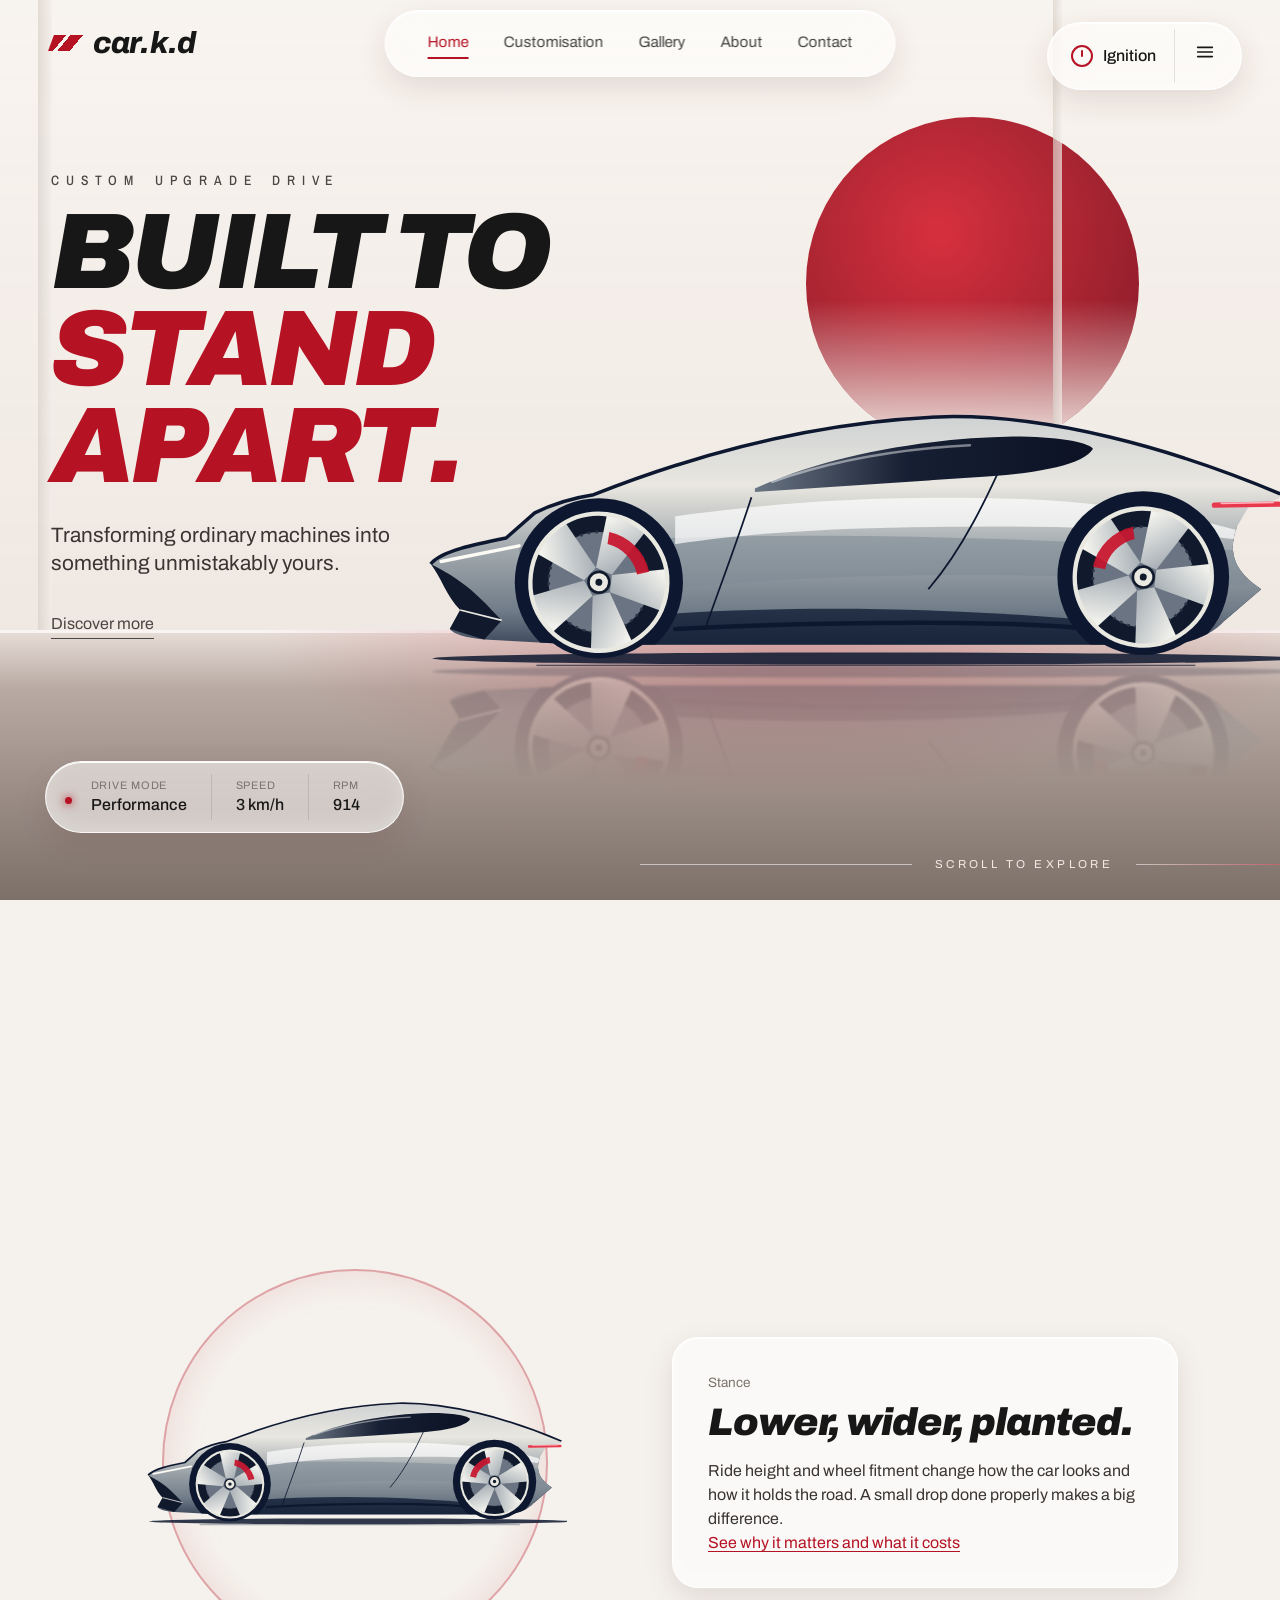
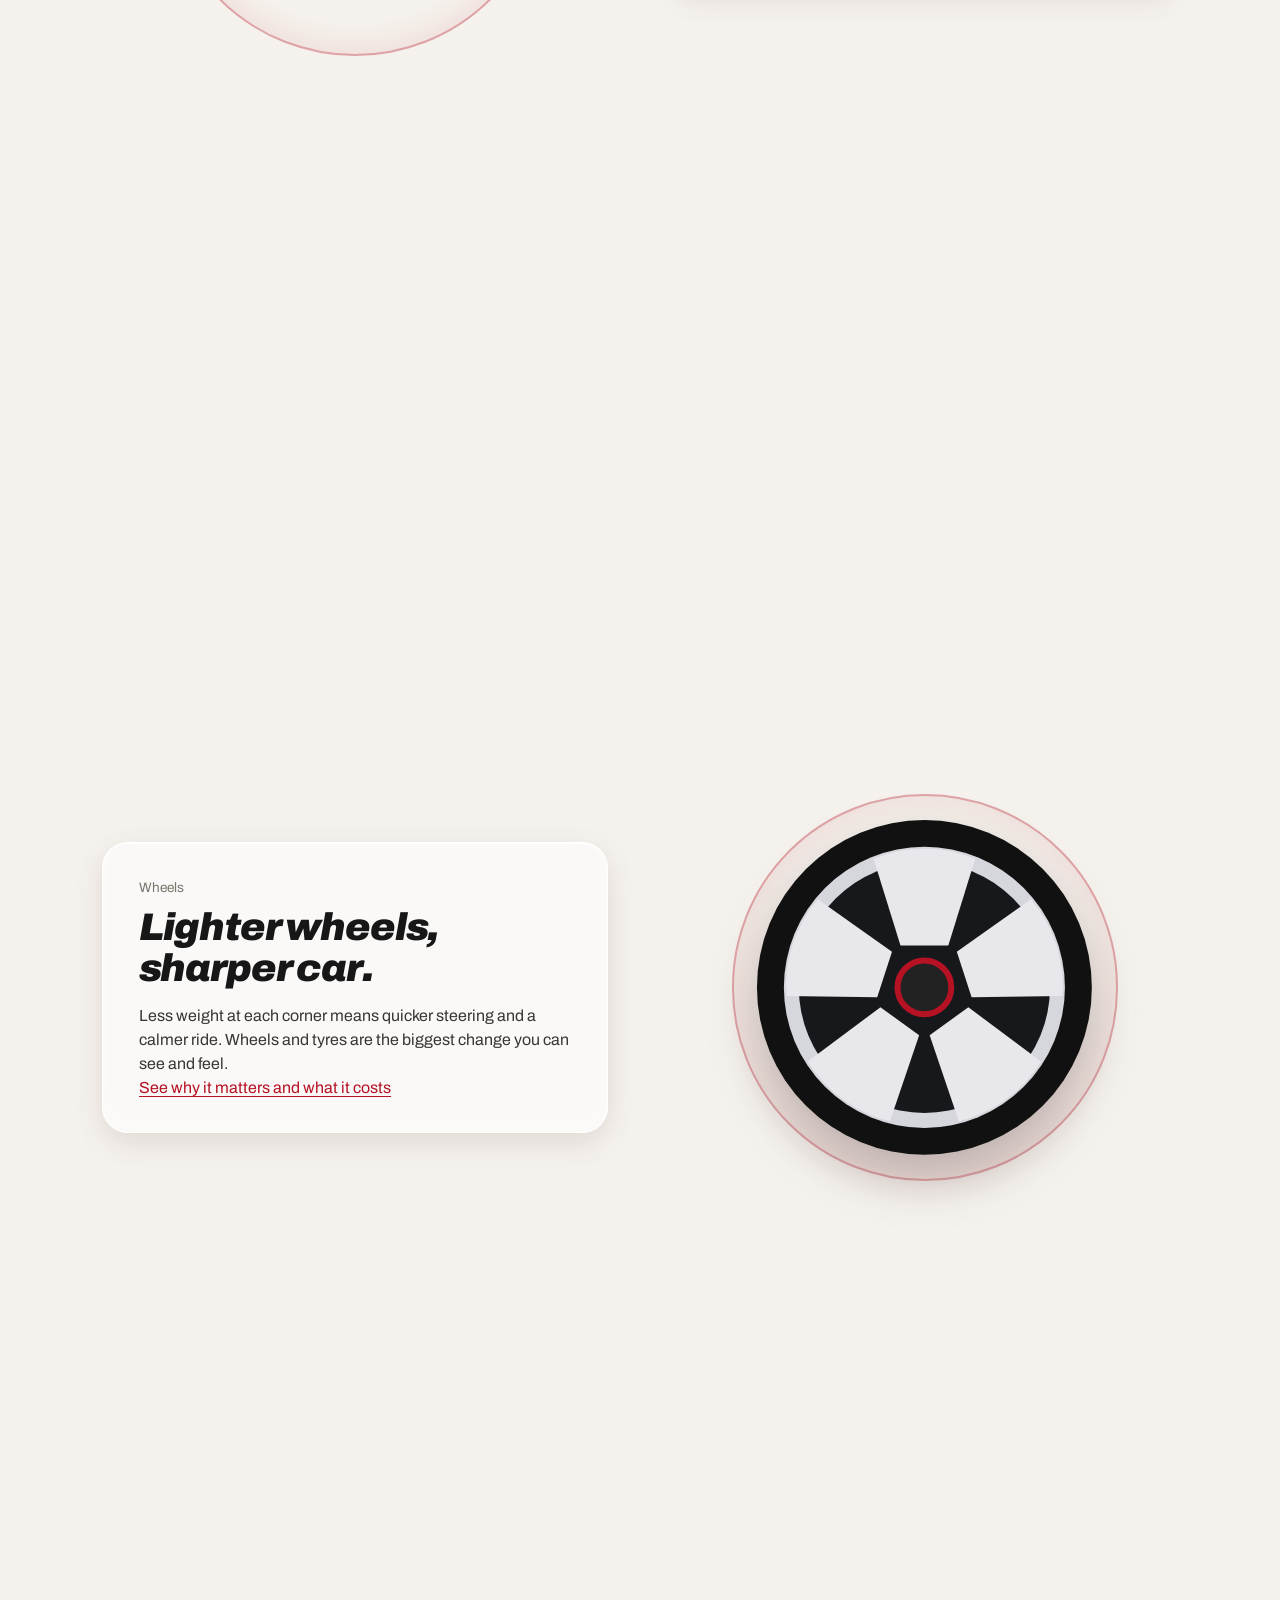
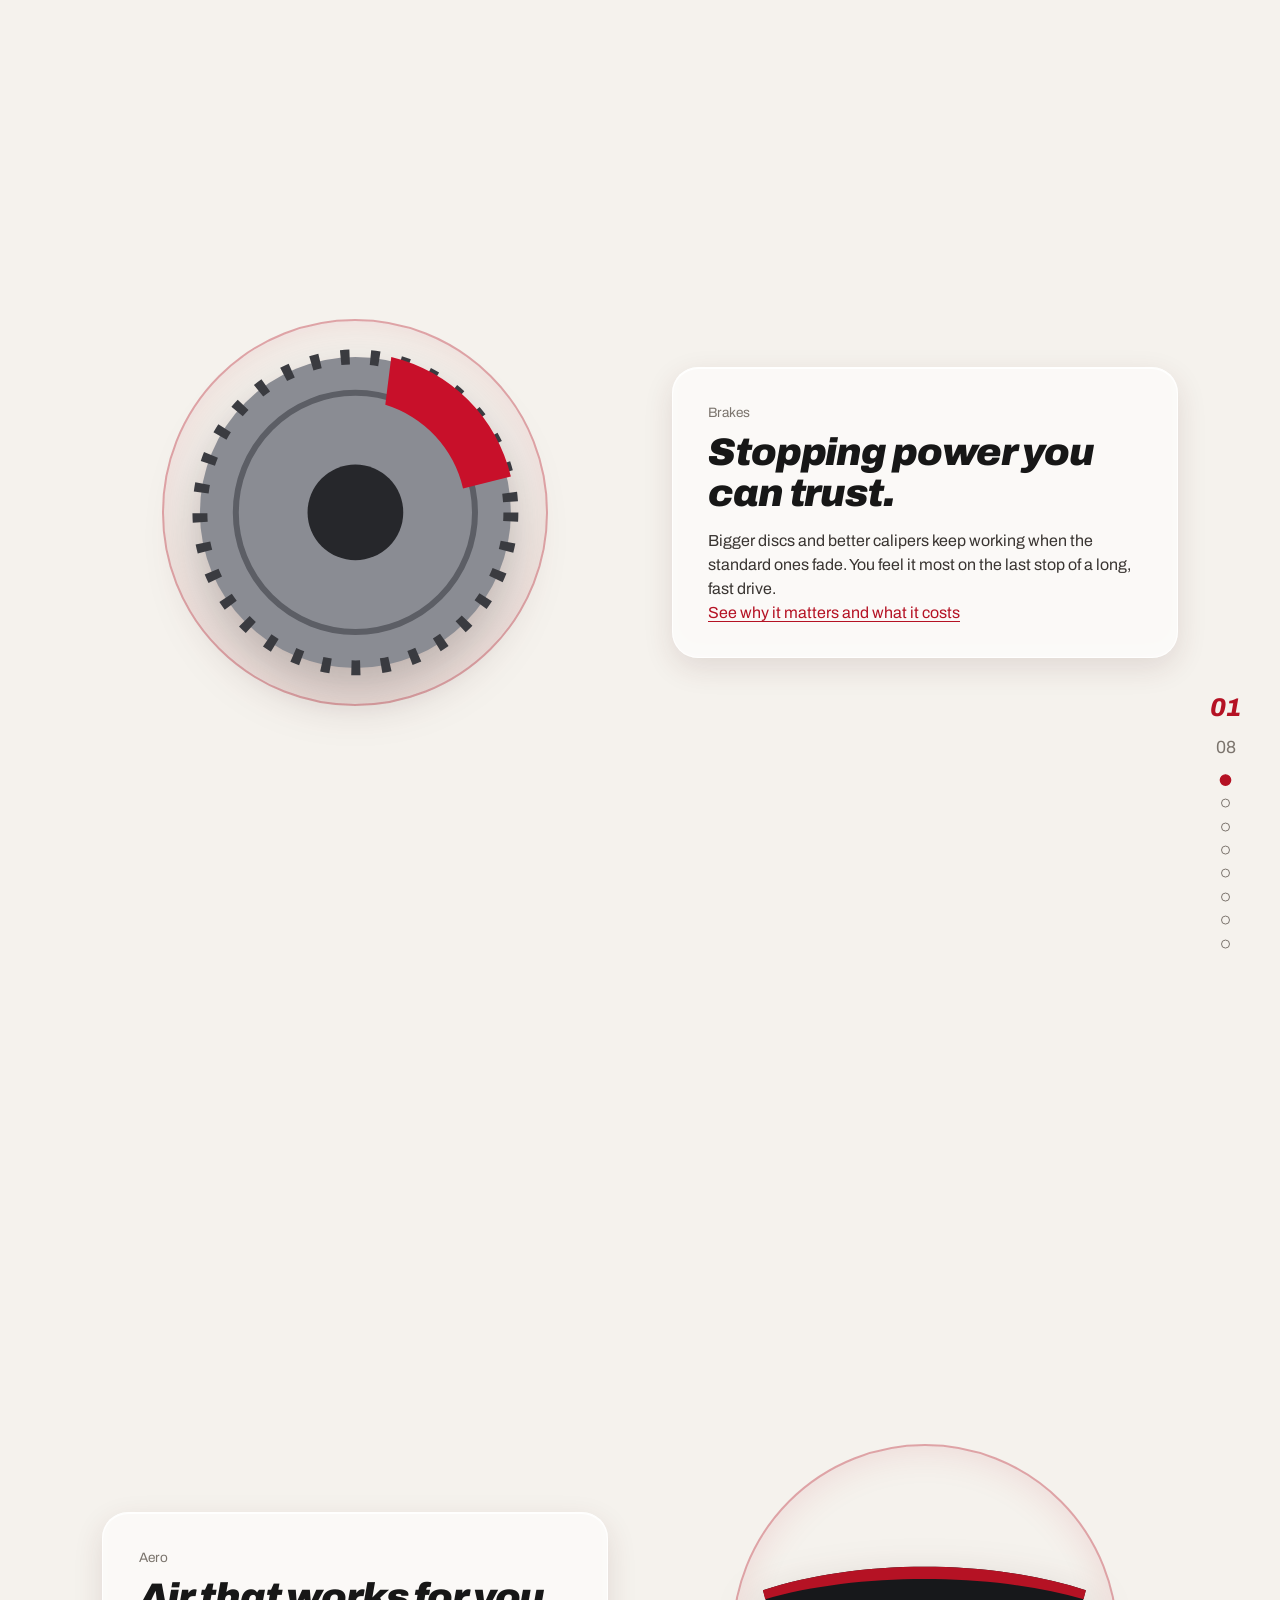
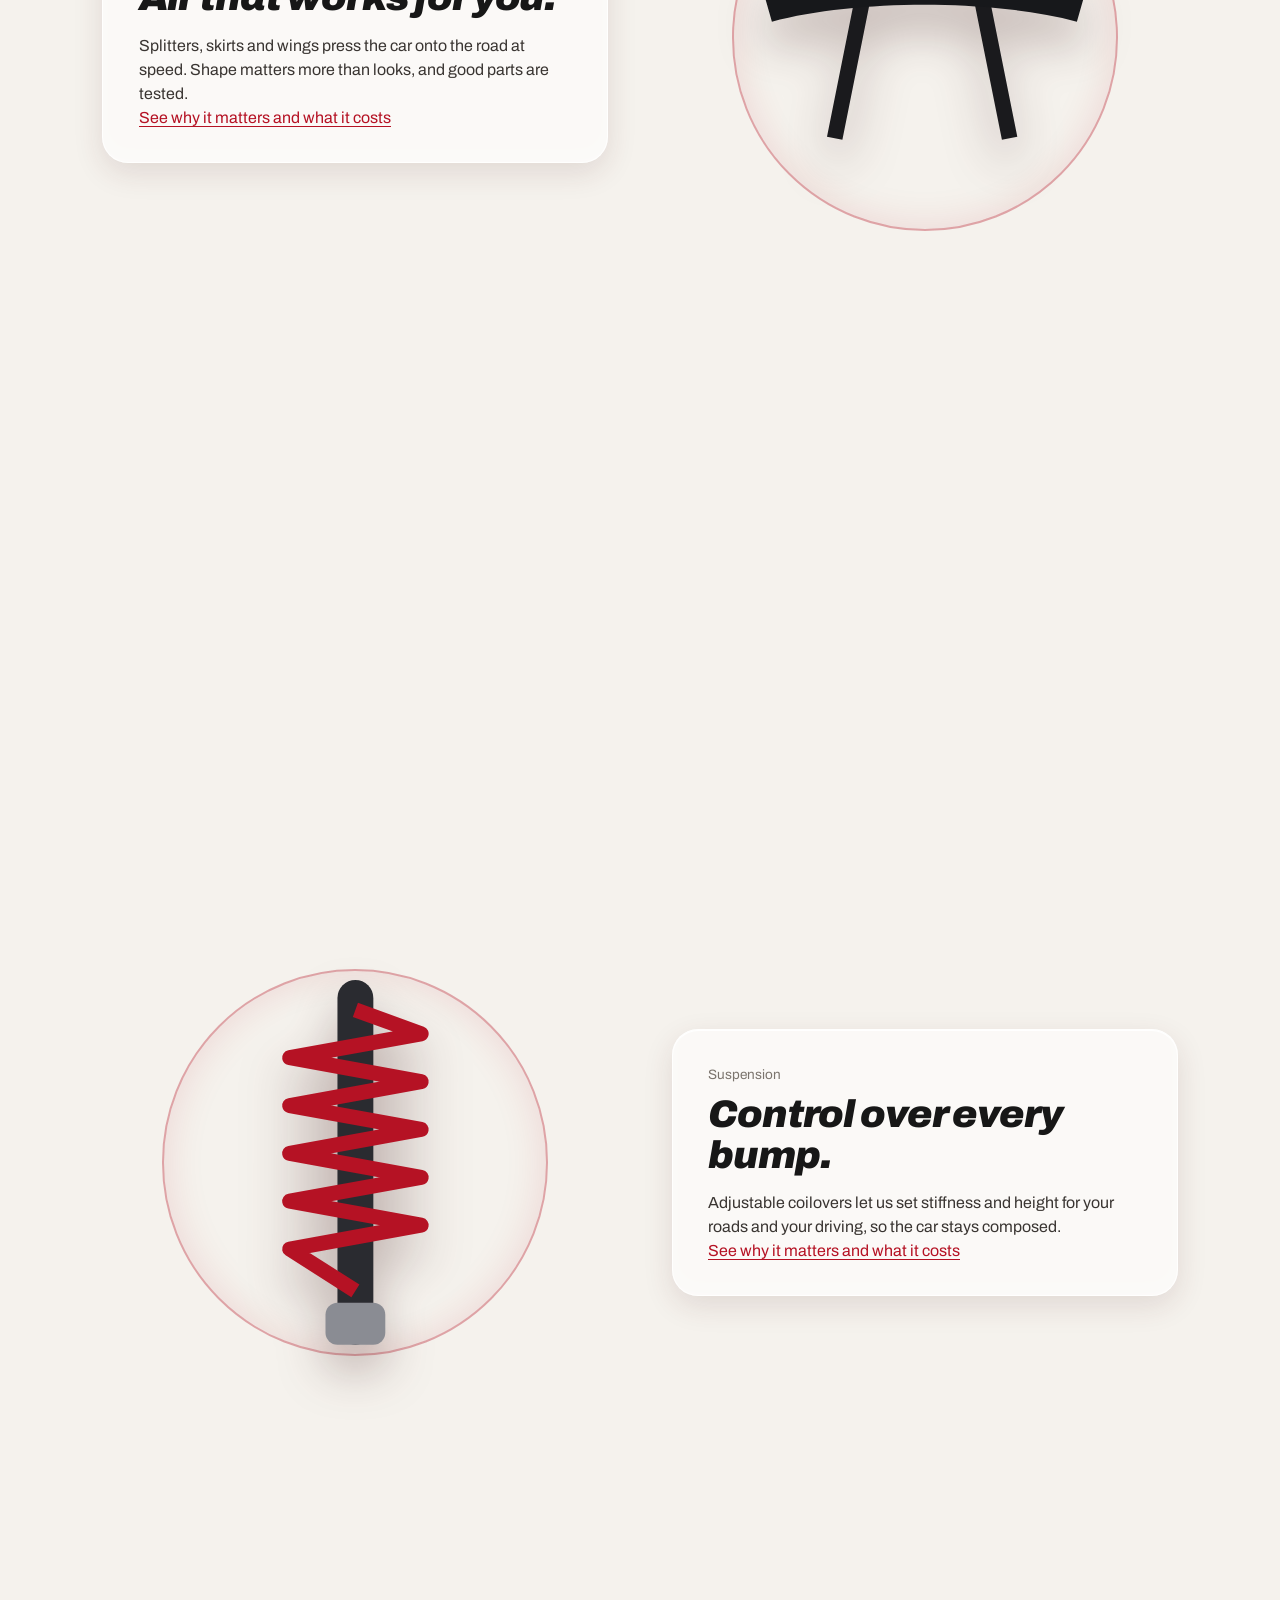
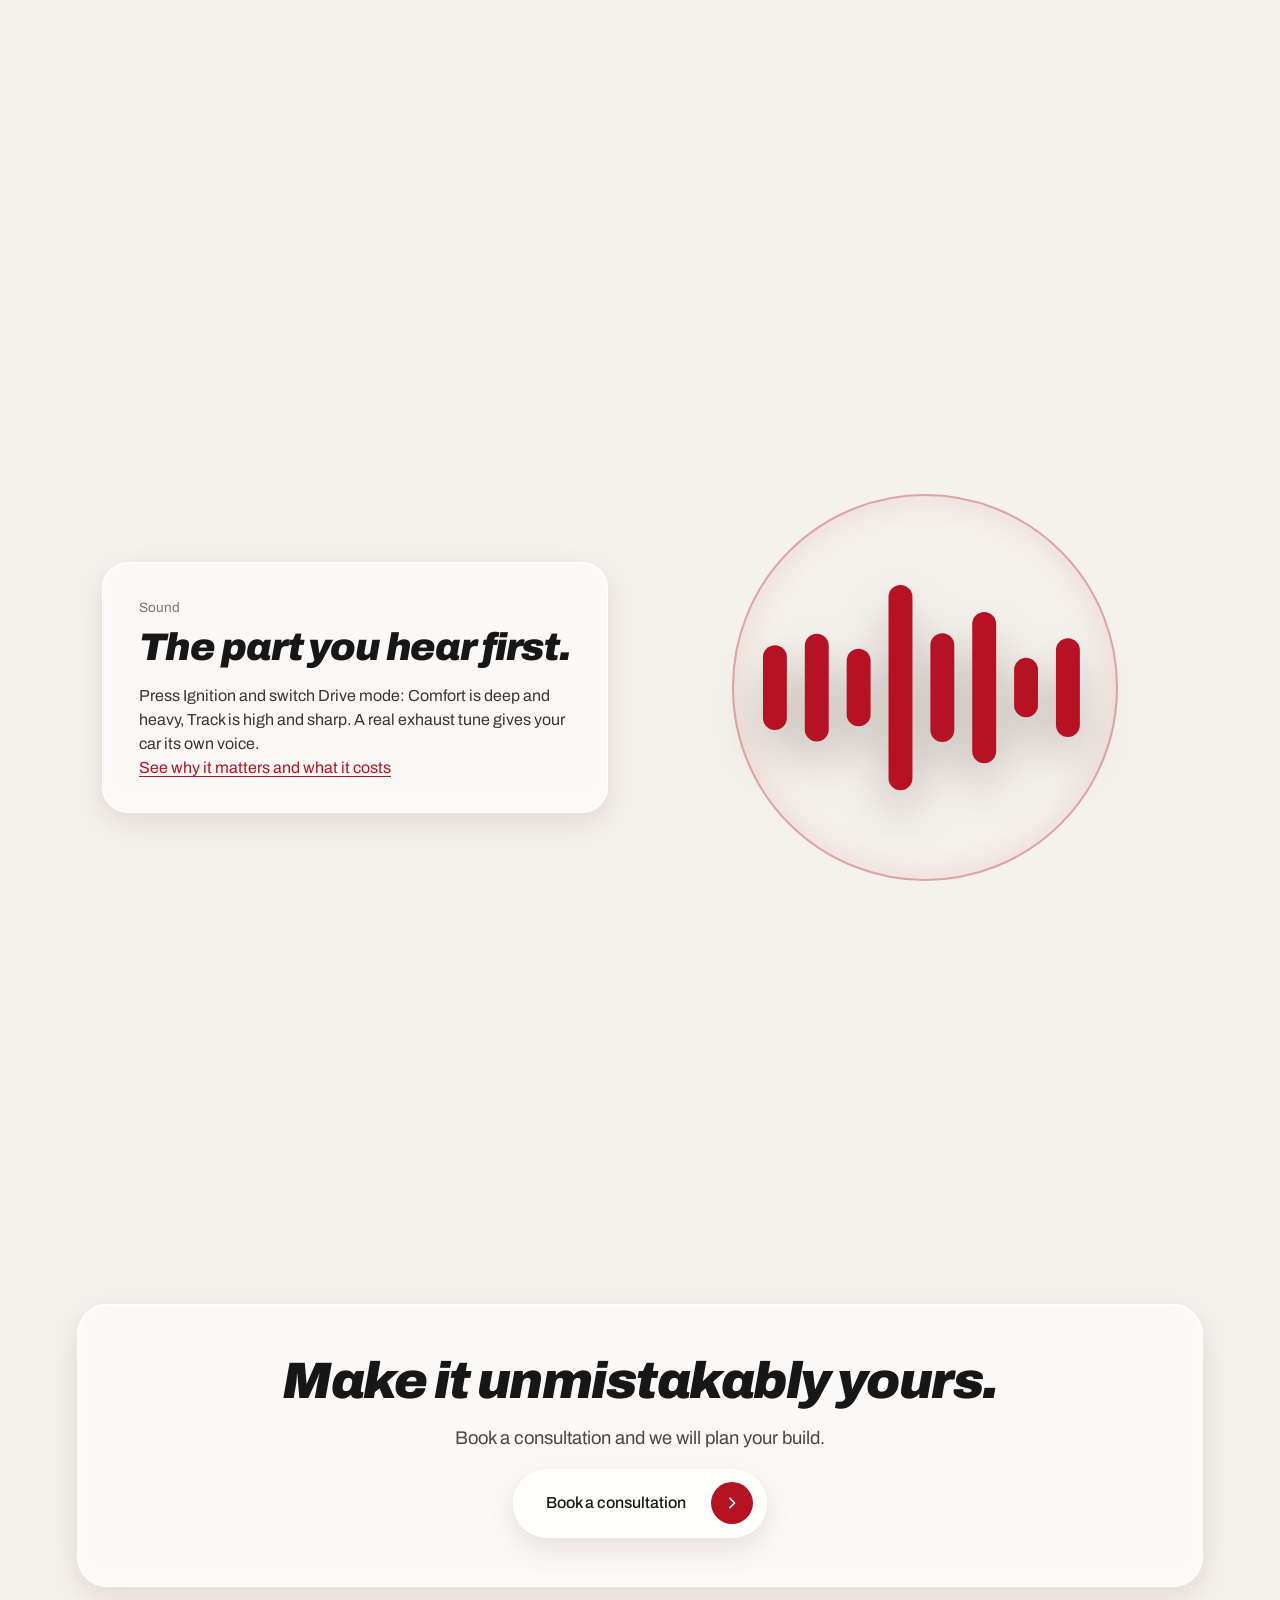
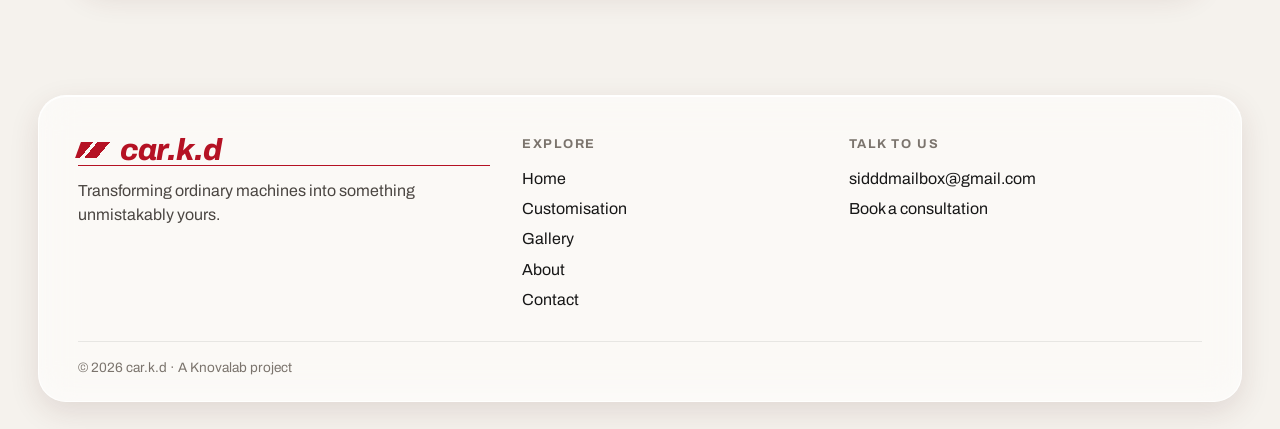
<file: car-knovalab-demo/index.html>
<!DOCTYPE html>
<html lang="en"><head><meta charset="utf-8"><meta name="viewport" content="width=device-width,initial-scale=1,viewport-fit=cover">
<title>car.k.d — Built to stand apart</title><meta name="description" content="Premium car customisation studio. Transforming ordinary machines into something unmistakably yours."><meta name="theme-color" content="#F5F2ED">
<link rel="icon" href="assets/favicon.svg" type="image/svg+xml">
<meta property="og:type" content="website"><meta property="og:title" content="car.k.d — Built to stand apart"><meta property="og:description" content="Premium car customisation studio. Transforming ordinary machines into something unmistakably yours."><meta property="og:image" content="assets/hero-reference.png">
<link rel="preconnect" href="https://fonts.googleapis.com"><link rel="preconnect" href="https://fonts.gstatic.com" crossorigin>
<link href="https://fonts.googleapis.com/css2?family=Archivo:ital,wght@0,400;0,500;1,800;1,900&family=Archivo+Narrow:wght@500&display=swap" rel="stylesheet">
<link rel="stylesheet" href="assets/style.css"><noscript><style>.r,.rv{opacity:1!important;transform:none!important}#loader{display:none}</style></noscript></head>
<body><div id="loader" aria-hidden="true"><div class="brand big"><i></i>car.k.d</div><div class="bar"><span></span></div></div>
<header class="top"><a class="brand" href="index.html"><i></i>car.k.d</a><nav class="glass nav" aria-label="Main"><a href="index.html" class=on>Home</a><a href="customisation.html">Customisation</a><a href="gallery.html">Gallery</a><a href="about.html">About</a><a href="contact.html">Contact</a></nav></header>
<aside class="glass dock" aria-label="Studio controls"><button id="ignite" class="ign" aria-pressed="false" aria-label="Start the engine"><i></i><span id="ignLabel">Ignition</span></button><button id="menuBtn" class="menu" aria-expanded="false" aria-controls="menu" aria-label="Open menu"><svg viewBox="0 0 24 24" width="22" height="22"><path d="M4 7h16M4 12h16M4 17h16" stroke="currentColor" stroke-width="1.8" stroke-linecap="round"/></svg></button></aside>
<div id="menu" class="glass menu-panel" hidden><a href="index.html">Home</a><a href="customisation.html">Customisation</a><a href="gallery.html">Gallery</a><a href="about.html">About</a><a href="contact.html">Contact</a></div>
<main class="page"><div class="rail" aria-hidden="true"><b id="secNum">01</b><span id="secTot"></span></div>
<section id="home" class="hero" data-sec="0"><div class="sun"></div><div class="pillar p1"></div><div class="pillar p2"></div><div class="floor"></div>
<div class="copy"><p class="eyebrow r">Custom&ensp;Upgrade&ensp;Drive</p><h1><span class="r">BUILT TO</span><span class="red r">STAND APART.</span></h1><p class="sub r">Transforming ordinary machines into something unmistakably yours.</p>
<div class="cta r"><a class="link" href="about.html">Discover more</a></div></div>
<div class="stage"><div class="car-wrap" id="carWrap"><div id="car"><img src="assets/car.svg" alt="Silver fastback coupe" width="900" height="300"></div><div id="car-reflection" aria-hidden="true"></div></div></div>
<div class="glass hud r"><button id="mode" class="cell"><b class="live"></b><small>Drive mode</small><strong id="modeName">Performance</strong></button><div class="cell"><small>Speed</small><strong><span id="speed">0</span> km/h</strong></div><div class="cell"><small>RPM</small><strong id="rpm">800</strong></div></div>
<a class="scroll r" href="#parts"><span>Scroll to explore</span></a></section>
<article class="chap" data-sec="1"><div class="part-art flt rv"><div class="halo"></div><img src="assets/car.svg" alt="Silver coupe" loading="lazy"></div><div class="glass pcard rv"><span class="idx">Stance</span><h2>Lower, wider, planted.</h2><p>Ride height and wheel fitment change how the car looks and how it holds the road. A small drop done properly makes a big difference.</p><p><a class="ul" href="customisation.html#suspension">See why it matters and what it costs</a></p></div></article><article class="chap flip" data-sec="2"><div class="part-art rot rv"><div class="halo"></div><svg viewBox="-60 -60 120 120"><g class="rot"><circle r="56" fill="#111"/><circle r="47" fill="#d6d7dc"/><circle r="42" fill="#17181b"/><path transform="rotate(0)" d="M-8 -14L-17 -43A45 45 0 0 1 17 -43L8 -14Z" fill="#e8e8ec"/><path transform="rotate(72)" d="M-8 -14L-17 -43A45 45 0 0 1 17 -43L8 -14Z" fill="#e8e8ec"/><path transform="rotate(144)" d="M-8 -14L-17 -43A45 45 0 0 1 17 -43L8 -14Z" fill="#e8e8ec"/><path transform="rotate(216)" d="M-8 -14L-17 -43A45 45 0 0 1 17 -43L8 -14Z" fill="#e8e8ec"/><path transform="rotate(288)" d="M-8 -14L-17 -43A45 45 0 0 1 17 -43L8 -14Z" fill="#e8e8ec"/><circle r="9" fill="#222" stroke="#B51224" stroke-width="2"/></g></svg></div><div class="glass pcard rv"><span class="idx">Wheels</span><h2>Lighter wheels, sharper car.</h2><p>Less weight at each corner means quicker steering and a calmer ride. Wheels and tyres are the biggest change you can see and feel.</p><p><a class="ul" href="customisation.html#wheels">See why it matters and what it costs</a></p></div></article><article class="chap" data-sec="3"><div class="part-art rot rv"><div class="halo"></div><svg viewBox="-60 -60 120 120"><g class="rot"><circle r="52" fill="#8a8c93"/><circle r="52" fill="none" stroke="#3a3b40" stroke-width="5" stroke-dasharray="3 7"/><circle r="40" fill="none" stroke="#5c5e65" stroke-width="2"/><circle r="16" fill="#26272b"/></g><path d="M12 -52A54 54 0 0 1 52 -12L36 -8A38 38 0 0 0 10 -36Z" fill="#c8102a"/></svg></div><div class="glass pcard rv"><span class="idx">Brakes</span><h2>Stopping power you can trust.</h2><p>Bigger discs and better calipers keep working when the standard ones fade. You feel it most on the last stop of a long, fast drive.</p><p><a class="ul" href="customisation.html#brakes">See why it matters and what it costs</a></p></div></article><article class="chap flip" data-sec="4"><div class="part-art flt rv"><div class="halo"></div><svg viewBox="0 0 160 110"><path d="M40 100L52 40M118 100L106 40" stroke="#1a1a1d" stroke-width="7"/><path d="M8 34C50 20 110 20 152 34L148 48C110 38 50 38 12 48Z" fill="#17181b"/><path d="M8 34C50 20 110 20 152 34L151 38C110 26 50 26 9 38Z" fill="#B51224"/></svg></div><div class="glass pcard rv"><span class="idx">Aero</span><h2>Air that works for you.</h2><p>Splitters, skirts and wings press the car onto the road at speed. Shape matters more than looks, and good parts are tested.</p><p><a class="ul" href="customisation.html#aero">See why it matters and what it costs</a></p></div></article><article class="chap" data-sec="5"><div class="part-art flt rv"><div class="halo"></div><svg viewBox="0 0 120 130"><rect x="54" y="4" width="12" height="122" rx="6" fill="#2a2b30"/><path d="M60 14L82 22L38 30L82 38L38 46L82 54L38 62L82 70L38 78L82 86L38 94L60 108" fill="none" stroke="#B51224" stroke-width="5" stroke-linejoin="round"/><rect x="50" y="112" width="20" height="14" rx="4" fill="#8a8c93"/></svg></div><div class="glass pcard rv"><span class="idx">Suspension</span><h2>Control over every bump.</h2><p>Adjustable coilovers let us set stiffness and height for your roads and your driving, so the car stays composed.</p><p><a class="ul" href="customisation.html#suspension">See why it matters and what it costs</a></p></div></article><article class="chap flip" data-sec="6"><div class="part-art flt rv"><div class="halo"></div><svg viewBox="0 0 120 80"><g fill="#B51224"><rect x="6" y="30" width="8" height="20" rx="4"><animate attributeName="height" values="20;34;20" dur="1.0s" repeatCount="indefinite"/><animate attributeName="y" values="30;23;30" dur="1.0s" repeatCount="indefinite"/></rect><rect x="20" y="23" width="8" height="34" rx="4"><animate attributeName="height" values="34;64;34" dur="1.17s" repeatCount="indefinite"/><animate attributeName="y" values="23;8;23" dur="1.17s" repeatCount="indefinite"/></rect><rect x="34" y="31" width="8" height="18" rx="4"><animate attributeName="height" values="18;32;18" dur="1.34s" repeatCount="indefinite"/><animate attributeName="y" values="31;24;31" dur="1.34s" repeatCount="indefinite"/></rect><rect x="48" y="20" width="8" height="40" rx="4"><animate attributeName="height" values="40;70;40" dur="1.51s" repeatCount="indefinite"/><animate attributeName="y" values="20;5;20" dur="1.51s" repeatCount="indefinite"/></rect><rect x="62" y="27" width="8" height="26" rx="4"><animate attributeName="height" values="26;40;26" dur="1.6800000000000002s" repeatCount="indefinite"/><animate attributeName="y" values="27;20;27" dur="1.6800000000000002s" repeatCount="indefinite"/></rect><rect x="76" y="22" width="8" height="36" rx="4"><animate attributeName="height" values="36;66;36" dur="1.85s" repeatCount="indefinite"/><animate attributeName="y" values="22;7;22" dur="1.85s" repeatCount="indefinite"/></rect><rect x="90" y="32" width="8" height="16" rx="4"><animate attributeName="height" values="16;30;16" dur="2.02s" repeatCount="indefinite"/><animate attributeName="y" values="32;25;32" dur="2.02s" repeatCount="indefinite"/></rect><rect x="104" y="25" width="8" height="30" rx="4"><animate attributeName="height" values="30;60;30" dur="2.1900000000000004s" repeatCount="indefinite"/><animate attributeName="y" values="25;10;25" dur="2.1900000000000004s" repeatCount="indefinite"/></rect></g></svg></div><div class="glass pcard rv"><span class="idx">Sound</span><h2>The part you hear first.</h2><p>Press Ignition and switch Drive mode: Comfort is deep and heavy, Track is high and sharp. A real exhaust tune gives your car its own voice.</p><p><a class="ul" href="customisation.html#customisation">See why it matters and what it costs</a></p></div></article>
<section class="blk cta-band" data-sec="7"><div class="glass band rv"><h2>Make it unmistakably yours.</h2><p>Book a consultation and we will plan your build.</p><a class="glass btn" href="contact.html">Book a consultation<i><svg viewBox="0 0 24 24" width="16" height="16"><path d="M9 5l7 7-7 7" fill="none" stroke="#fff" stroke-width="2.4" stroke-linecap="round" stroke-linejoin="round"/></svg></i></a></div></section></main>
<footer class="glass foot"><div class="fgrid"><div><a class="brand" href="index.html"><i></i>car.k.d</a><p>Transforming ordinary machines into something unmistakably yours.</p></div>
<div><h4>Explore</h4><a href="index.html">Home</a><a href="customisation.html">Customisation</a><a href="gallery.html">Gallery</a><a href="about.html">About</a><a href="contact.html">Contact</a></div>
<div><h4>Talk to us</h4><a href="mailto:sidddmailbox@gmail.com">sidddmailbox@gmail.com</a><a href="contact.html">Book a consultation</a></div></div>
<p class="copy2">&copy; 2026 car.k.d &middot; A Knovalab project</p></footer>
<script src="assets/script.js" defer></script></body></html>
</file>
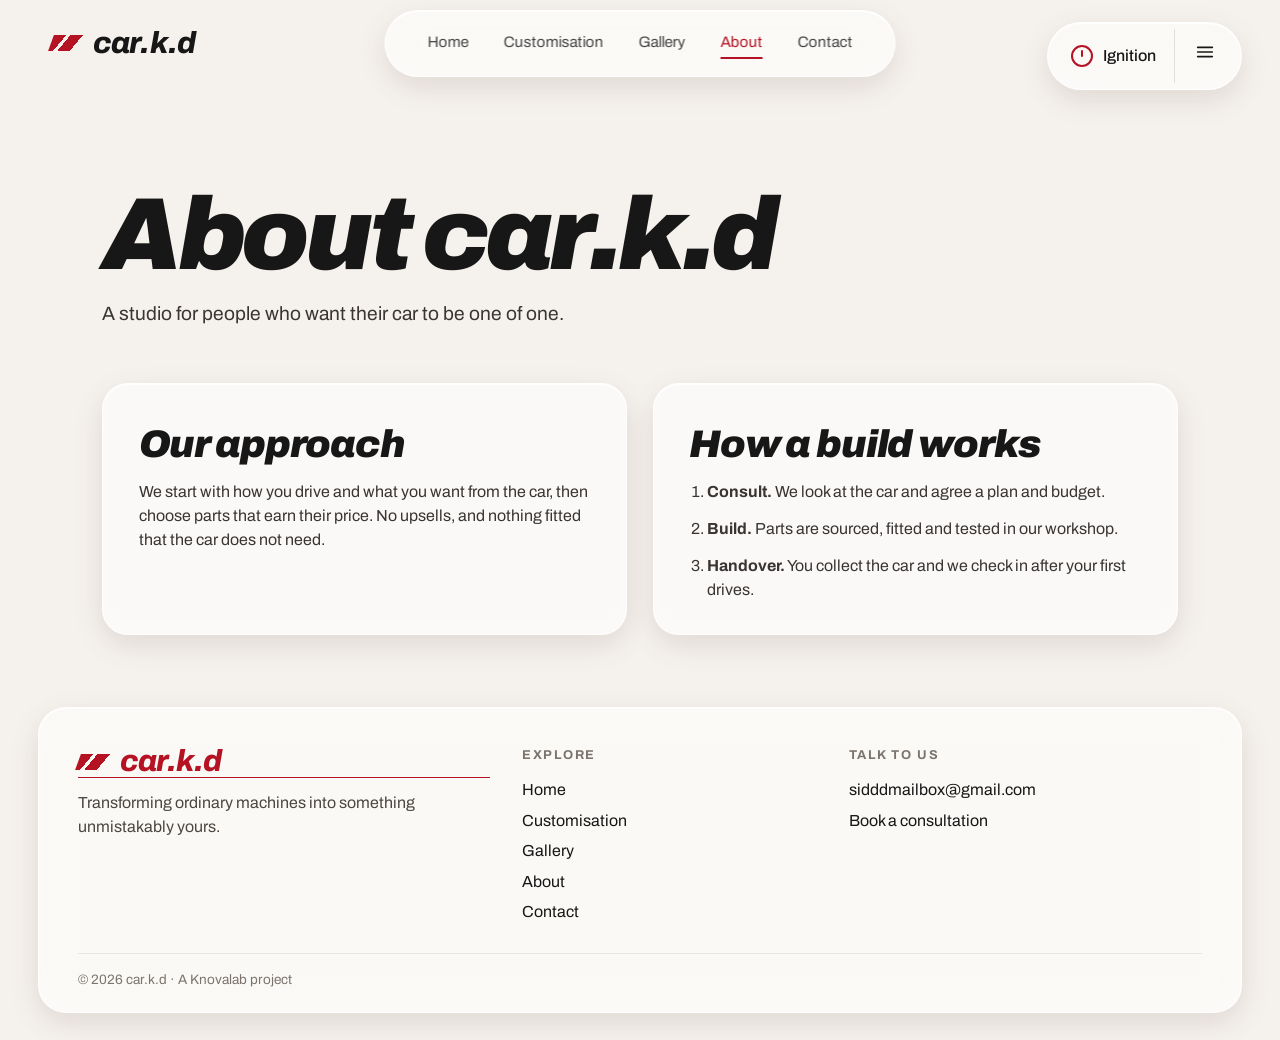
<file: car-knovalab-demo/about.html>
<!DOCTYPE html>
<html lang="en"><head><meta charset="utf-8"><meta name="viewport" content="width=device-width,initial-scale=1,viewport-fit=cover">
<title>About — car.k.d</title><meta name="description" content="The car.k.d studio and how a build works."><meta name="theme-color" content="#F5F2ED">
<link rel="icon" href="assets/favicon.svg" type="image/svg+xml">
<meta property="og:type" content="website"><meta property="og:title" content="About — car.k.d"><meta property="og:description" content="The car.k.d studio and how a build works."><meta property="og:image" content="assets/hero-reference.png">
<link rel="preconnect" href="https://fonts.googleapis.com"><link rel="preconnect" href="https://fonts.gstatic.com" crossorigin>
<link href="https://fonts.googleapis.com/css2?family=Archivo:ital,wght@0,400;0,500;1,800;1,900&family=Archivo+Narrow:wght@500&display=swap" rel="stylesheet">
<link rel="stylesheet" href="assets/style.css"><noscript><style>.r,.rv{opacity:1!important;transform:none!important}#loader{display:none}</style></noscript></head>
<body>
<header class="top"><a class="brand" href="index.html"><i></i>car.k.d</a><nav class="glass nav" aria-label="Main"><a href="index.html">Home</a><a href="customisation.html">Customisation</a><a href="gallery.html">Gallery</a><a href="about.html" class=on>About</a><a href="contact.html">Contact</a></nav></header>
<aside class="glass dock" aria-label="Studio controls"><button id="ignite" class="ign" aria-pressed="false" aria-label="Start the engine"><i></i><span id="ignLabel">Ignition</span></button><button id="menuBtn" class="menu" aria-expanded="false" aria-controls="menu" aria-label="Open menu"><svg viewBox="0 0 24 24" width="22" height="22"><path d="M4 7h16M4 12h16M4 17h16" stroke="currentColor" stroke-width="1.8" stroke-linecap="round"/></svg></button></aside>
<div id="menu" class="glass menu-panel" hidden><a href="index.html">Home</a><a href="customisation.html">Customisation</a><a href="gallery.html">Gallery</a><a href="about.html">About</a><a href="contact.html">Contact</a></div>
<main class="page"><section class="ph" data-sec="0"><h1 class="pt rv">About car.k.d</h1><p class="rv">A studio for people who want their car to be one of one.</p></section><section class="two"><div class="glass pcard rv"><h2>Our approach</h2><p>We start with how you drive and what you want from the car, then choose parts that earn their price. No upsells, and nothing fitted that the car does not need.</p></div><div class="glass pcard rv"><h2>How a build works</h2><ol class="steps"><li><b>Consult.</b> We look at the car and agree a plan and budget.</li><li><b>Build.</b> Parts are sourced, fitted and tested in our workshop.</li><li><b>Handover.</b> You collect the car and we check in after your first drives.</li></ol></div></section></main>
<footer class="glass foot"><div class="fgrid"><div><a class="brand" href="index.html"><i></i>car.k.d</a><p>Transforming ordinary machines into something unmistakably yours.</p></div>
<div><h4>Explore</h4><a href="index.html">Home</a><a href="customisation.html">Customisation</a><a href="gallery.html">Gallery</a><a href="about.html">About</a><a href="contact.html">Contact</a></div>
<div><h4>Talk to us</h4><a href="mailto:sidddmailbox@gmail.com">sidddmailbox@gmail.com</a><a href="contact.html">Book a consultation</a></div></div>
<p class="copy2">&copy; 2026 car.k.d &middot; A Knovalab project</p></footer>
<script src="assets/script.js" defer></script></body></html>
</file>
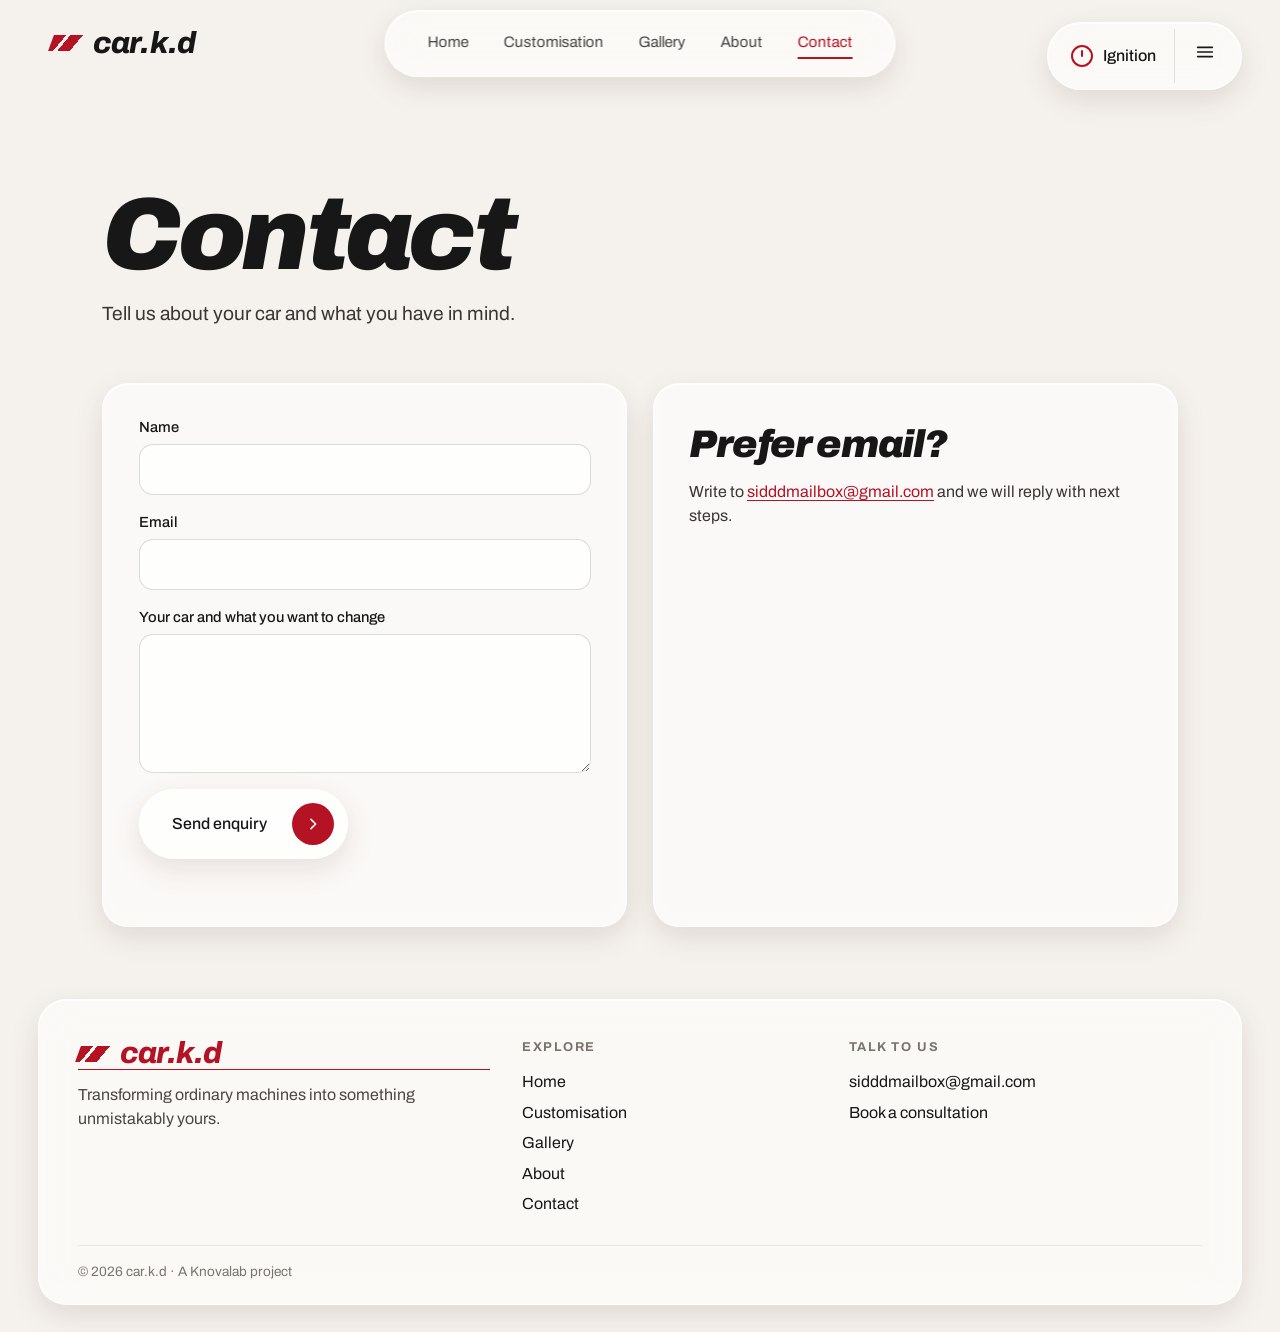
<file: car-knovalab-demo/contact.html>
<!DOCTYPE html>
<html lang="en"><head><meta charset="utf-8"><meta name="viewport" content="width=device-width,initial-scale=1,viewport-fit=cover">
<title>Contact — car.k.d</title><meta name="description" content="Book a consultation with car.k.d."><meta name="theme-color" content="#F5F2ED">
<link rel="icon" href="assets/favicon.svg" type="image/svg+xml">
<meta property="og:type" content="website"><meta property="og:title" content="Contact — car.k.d"><meta property="og:description" content="Book a consultation with car.k.d."><meta property="og:image" content="assets/hero-reference.png">
<link rel="preconnect" href="https://fonts.googleapis.com"><link rel="preconnect" href="https://fonts.gstatic.com" crossorigin>
<link href="https://fonts.googleapis.com/css2?family=Archivo:ital,wght@0,400;0,500;1,800;1,900&family=Archivo+Narrow:wght@500&display=swap" rel="stylesheet">
<link rel="stylesheet" href="assets/style.css"><noscript><style>.r,.rv{opacity:1!important;transform:none!important}#loader{display:none}</style></noscript></head>
<body>
<header class="top"><a class="brand" href="index.html"><i></i>car.k.d</a><nav class="glass nav" aria-label="Main"><a href="index.html">Home</a><a href="customisation.html">Customisation</a><a href="gallery.html">Gallery</a><a href="about.html">About</a><a href="contact.html" class=on>Contact</a></nav></header>
<aside class="glass dock" aria-label="Studio controls"><button id="ignite" class="ign" aria-pressed="false" aria-label="Start the engine"><i></i><span id="ignLabel">Ignition</span></button><button id="menuBtn" class="menu" aria-expanded="false" aria-controls="menu" aria-label="Open menu"><svg viewBox="0 0 24 24" width="22" height="22"><path d="M4 7h16M4 12h16M4 17h16" stroke="currentColor" stroke-width="1.8" stroke-linecap="round"/></svg></button></aside>
<div id="menu" class="glass menu-panel" hidden><a href="index.html">Home</a><a href="customisation.html">Customisation</a><a href="gallery.html">Gallery</a><a href="about.html">About</a><a href="contact.html">Contact</a></div>
<main class="page"><section class="ph" data-sec="0"><h1 class="pt rv">Contact</h1><p class="rv">Tell us about your car and what you have in mind.</p></section><section class="two"><form id="cform" class="glass pcard rv"><label>Name<input name="n" required autocomplete="name"></label><label>Email<input name="e" type="email" required autocomplete="email"></label><label>Your car and what you want to change<textarea name="m" rows="5" required></textarea></label><button class="btn glass" type="submit">Send enquiry<i><svg viewBox="0 0 24 24" width="16" height="16"><path d="M9 5l7 7-7 7" fill="none" stroke="#fff" stroke-width="2.4" stroke-linecap="round" stroke-linejoin="round"/></svg></i></button><p id="fnote" class="note" role="status"></p></form><div class="glass pcard rv"><h2>Prefer email?</h2><p>Write to <a class="ul" href="mailto:sidddmailbox@gmail.com">sidddmailbox@gmail.com</a> and we will reply with next steps.</p></div></section></main>
<footer class="glass foot"><div class="fgrid"><div><a class="brand" href="index.html"><i></i>car.k.d</a><p>Transforming ordinary machines into something unmistakably yours.</p></div>
<div><h4>Explore</h4><a href="index.html">Home</a><a href="customisation.html">Customisation</a><a href="gallery.html">Gallery</a><a href="about.html">About</a><a href="contact.html">Contact</a></div>
<div><h4>Talk to us</h4><a href="mailto:sidddmailbox@gmail.com">sidddmailbox@gmail.com</a><a href="contact.html">Book a consultation</a></div></div>
<p class="copy2">&copy; 2026 car.k.d &middot; A Knovalab project</p></footer>
<script src="assets/script.js" defer></script></body></html>
</file>
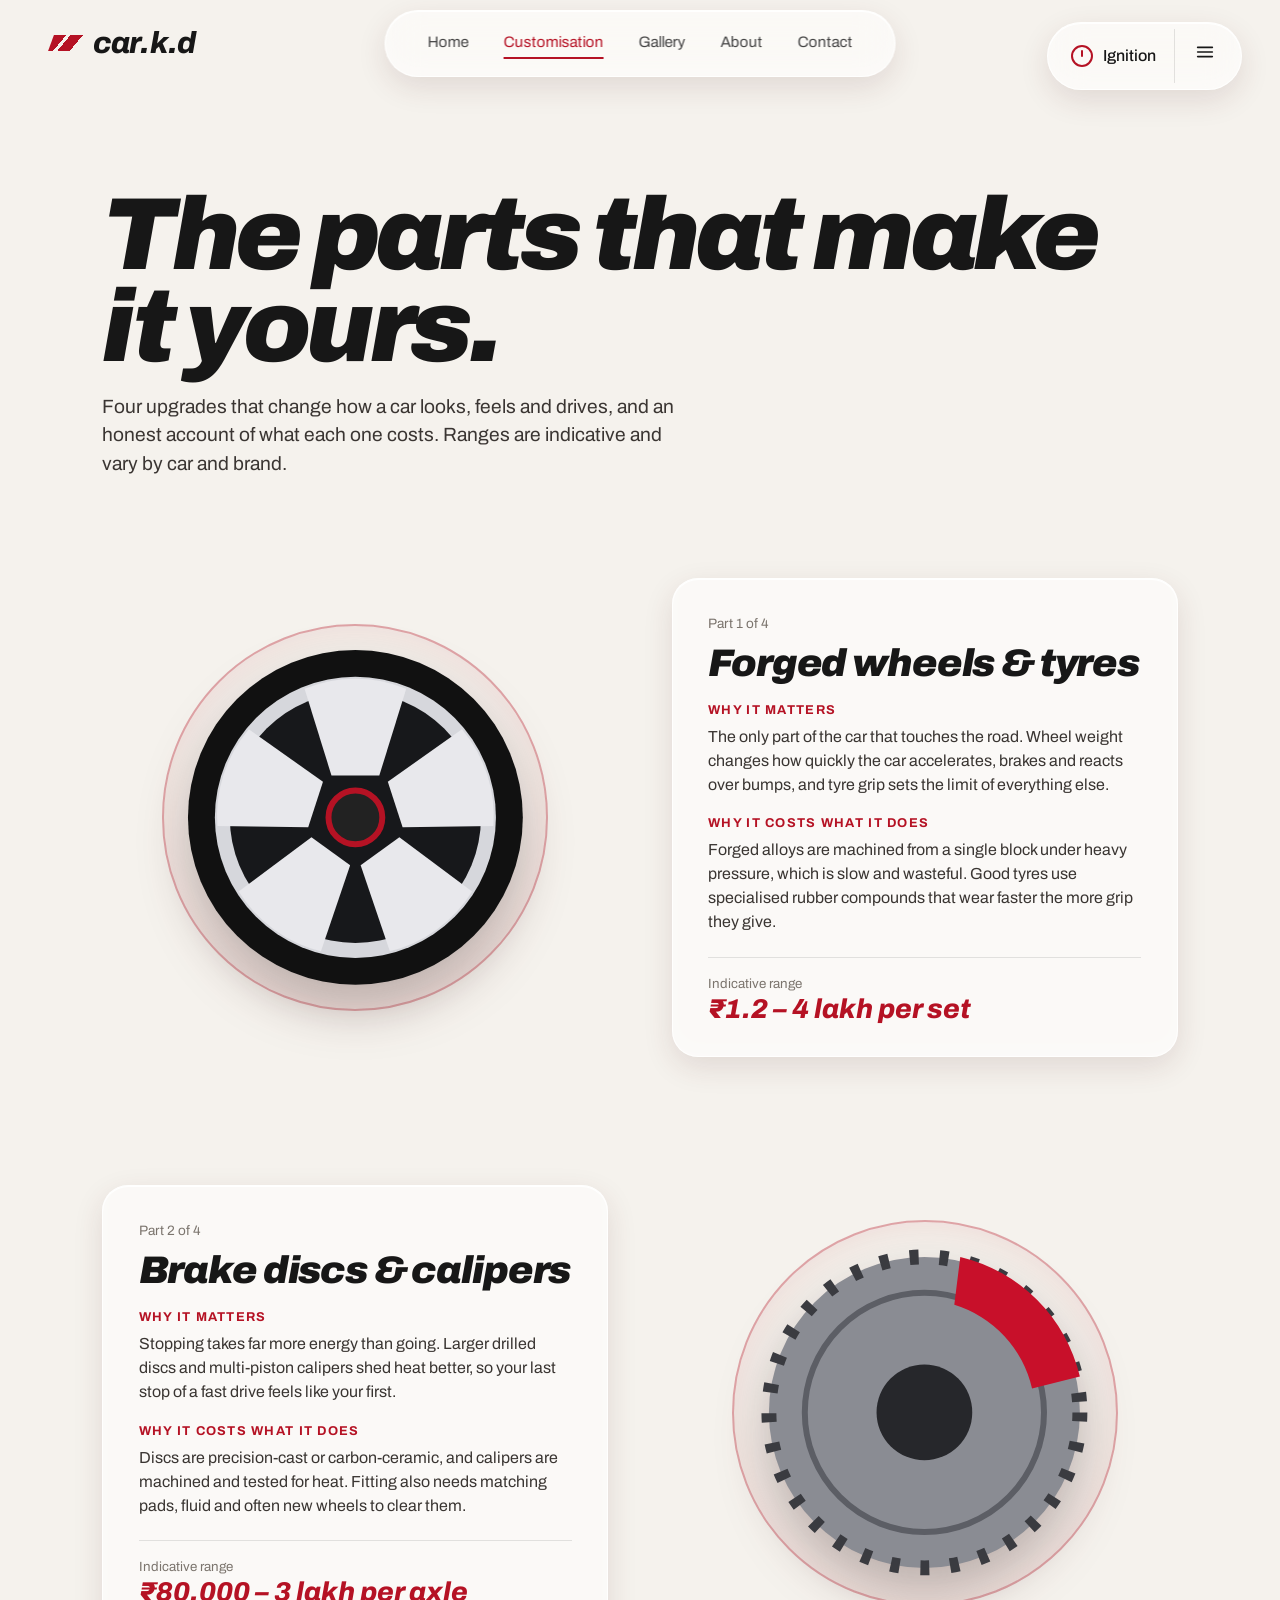
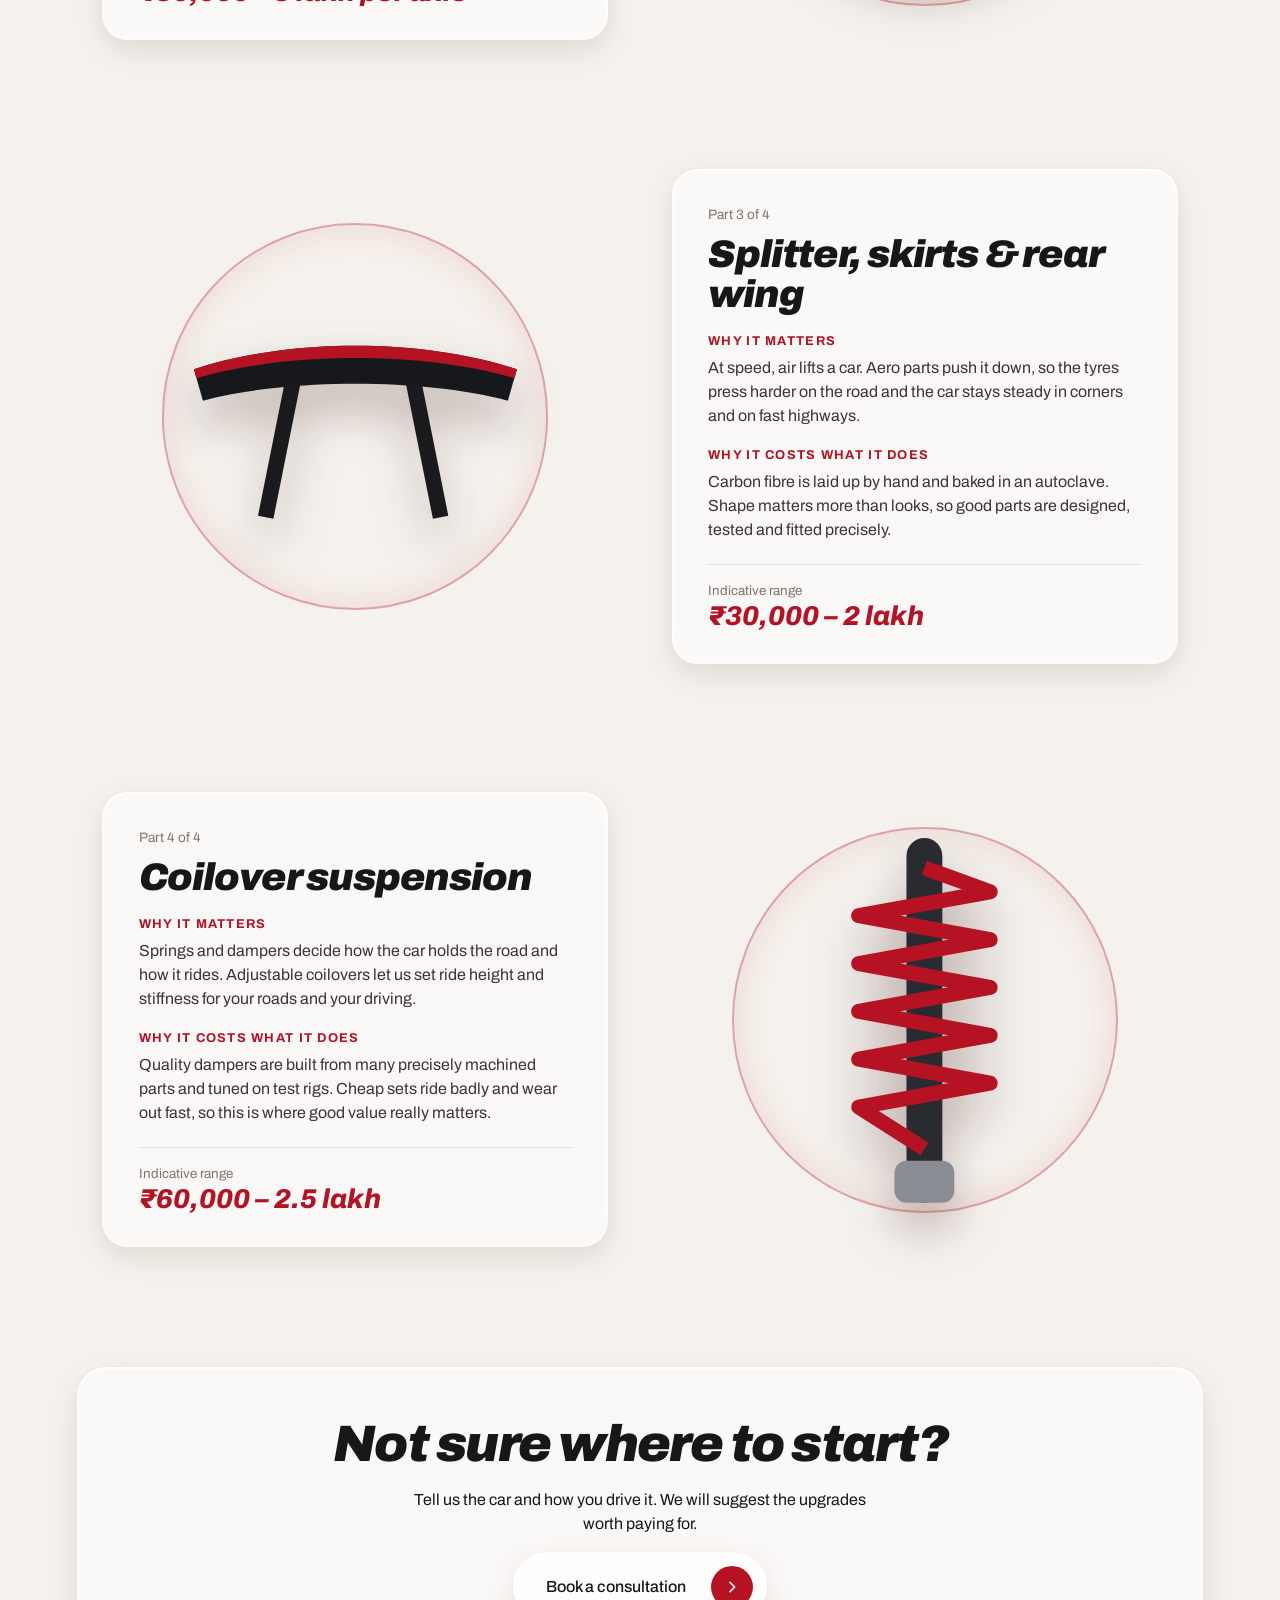
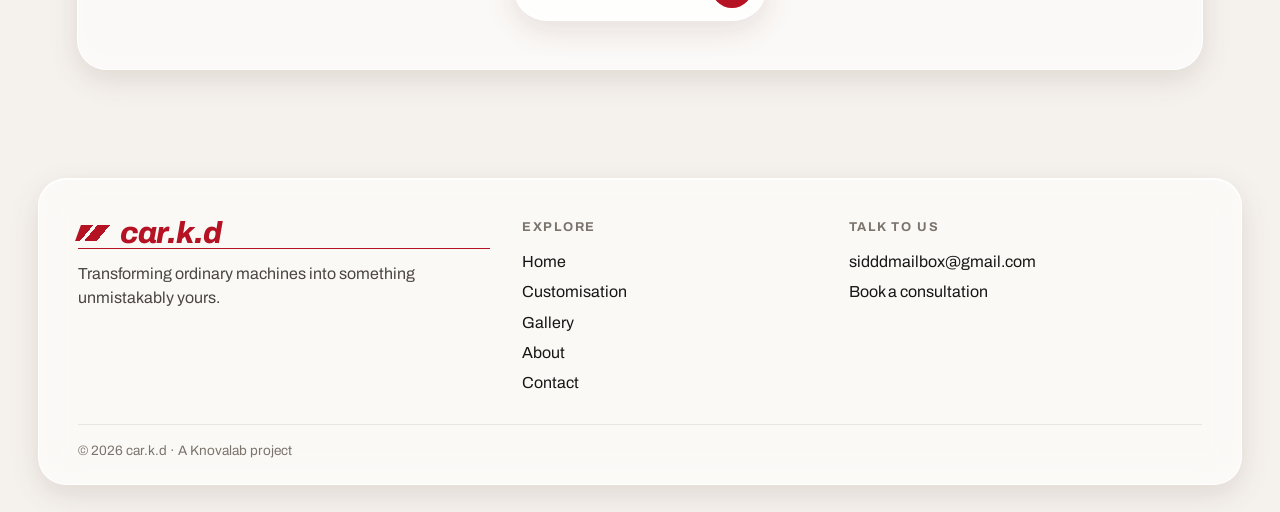
<file: car-knovalab-demo/customisation.html>
<!DOCTYPE html>
<html lang="en"><head><meta charset="utf-8"><meta name="viewport" content="width=device-width,initial-scale=1,viewport-fit=cover">
<title>Customisation — car.k.d</title><meta name="description" content="Wheels, brakes, aero and suspension: why each part matters and what it costs."><meta name="theme-color" content="#F5F2ED">
<link rel="icon" href="assets/favicon.svg" type="image/svg+xml">
<meta property="og:type" content="website"><meta property="og:title" content="Customisation — car.k.d"><meta property="og:description" content="Wheels, brakes, aero and suspension: why each part matters and what it costs."><meta property="og:image" content="assets/hero-reference.png">
<link rel="preconnect" href="https://fonts.googleapis.com"><link rel="preconnect" href="https://fonts.gstatic.com" crossorigin>
<link href="https://fonts.googleapis.com/css2?family=Archivo:ital,wght@0,400;0,500;1,800;1,900&family=Archivo+Narrow:wght@500&display=swap" rel="stylesheet">
<link rel="stylesheet" href="assets/style.css"><noscript><style>.r,.rv{opacity:1!important;transform:none!important}#loader{display:none}</style></noscript></head>
<body>
<header class="top"><a class="brand" href="index.html"><i></i>car.k.d</a><nav class="glass nav" aria-label="Main"><a href="index.html">Home</a><a href="customisation.html" class=on>Customisation</a><a href="gallery.html">Gallery</a><a href="about.html">About</a><a href="contact.html">Contact</a></nav></header>
<aside class="glass dock" aria-label="Studio controls"><button id="ignite" class="ign" aria-pressed="false" aria-label="Start the engine"><i></i><span id="ignLabel">Ignition</span></button><button id="menuBtn" class="menu" aria-expanded="false" aria-controls="menu" aria-label="Open menu"><svg viewBox="0 0 24 24" width="22" height="22"><path d="M4 7h16M4 12h16M4 17h16" stroke="currentColor" stroke-width="1.8" stroke-linecap="round"/></svg></button></aside>
<div id="menu" class="glass menu-panel" hidden><a href="index.html">Home</a><a href="customisation.html">Customisation</a><a href="gallery.html">Gallery</a><a href="about.html">About</a><a href="contact.html">Contact</a></div>
<main class="page"><section class="ph" data-sec="0"><h1 class="pt rv">The parts that make it yours.</h1><p class="rv">Four upgrades that change how a car looks, feels and drives, and an honest account of what each one costs. Ranges are indicative and vary by car and brand.</p></section><article class="part " id="wheels" data-sec="0"><div class="part-art rot rv"><div class="halo"></div><svg viewBox="-60 -60 120 120"><g class="rot"><circle r="56" fill="#111"/><circle r="47" fill="#d6d7dc"/><circle r="42" fill="#17181b"/><path transform="rotate(0)" d="M-8 -14L-17 -43A45 45 0 0 1 17 -43L8 -14Z" fill="#e8e8ec"/><path transform="rotate(72)" d="M-8 -14L-17 -43A45 45 0 0 1 17 -43L8 -14Z" fill="#e8e8ec"/><path transform="rotate(144)" d="M-8 -14L-17 -43A45 45 0 0 1 17 -43L8 -14Z" fill="#e8e8ec"/><path transform="rotate(216)" d="M-8 -14L-17 -43A45 45 0 0 1 17 -43L8 -14Z" fill="#e8e8ec"/><path transform="rotate(288)" d="M-8 -14L-17 -43A45 45 0 0 1 17 -43L8 -14Z" fill="#e8e8ec"/><circle r="9" fill="#222" stroke="#B51224" stroke-width="2"/></g></svg></div><div class="glass pcard rv"><span class="idx">Part 1 of 4</span><h2>Forged wheels &amp; tyres</h2><h3>Why it matters</h3><p>The only part of the car that touches the road. Wheel weight changes how quickly the car accelerates, brakes and reacts over bumps, and tyre grip sets the limit of everything else.</p><h3>Why it costs what it does</h3><p>Forged alloys are machined from a single block under heavy pressure, which is slow and wasteful. Good tyres use specialised rubber compounds that wear faster the more grip they give.</p><div class="price"><small>Indicative range</small><strong>&#8377;1.2 &ndash; 4 lakh per set</strong></div></div></article><article class="part flip" id="brakes" data-sec="1"><div class="part-art rot rv"><div class="halo"></div><svg viewBox="-60 -60 120 120"><g class="rot"><circle r="52" fill="#8a8c93"/><circle r="52" fill="none" stroke="#3a3b40" stroke-width="5" stroke-dasharray="3 7"/><circle r="40" fill="none" stroke="#5c5e65" stroke-width="2"/><circle r="16" fill="#26272b"/></g><path d="M12 -52A54 54 0 0 1 52 -12L36 -8A38 38 0 0 0 10 -36Z" fill="#c8102a"/></svg></div><div class="glass pcard rv"><span class="idx">Part 2 of 4</span><h2>Brake discs &amp; calipers</h2><h3>Why it matters</h3><p>Stopping takes far more energy than going. Larger drilled discs and multi-piston calipers shed heat better, so your last stop of a fast drive feels like your first.</p><h3>Why it costs what it does</h3><p>Discs are precision-cast or carbon-ceramic, and calipers are machined and tested for heat. Fitting also needs matching pads, fluid and often new wheels to clear them.</p><div class="price"><small>Indicative range</small><strong>&#8377;80,000 &ndash; 3 lakh per axle</strong></div></div></article><article class="part " id="aero" data-sec="2"><div class="part-art flt rv"><div class="halo"></div><svg viewBox="0 0 160 110"><path d="M40 100L52 40M118 100L106 40" stroke="#1a1a1d" stroke-width="7"/><path d="M8 34C50 20 110 20 152 34L148 48C110 38 50 38 12 48Z" fill="#17181b"/><path d="M8 34C50 20 110 20 152 34L151 38C110 26 50 26 9 38Z" fill="#B51224"/></svg></div><div class="glass pcard rv"><span class="idx">Part 3 of 4</span><h2>Splitter, skirts &amp; rear wing</h2><h3>Why it matters</h3><p>At speed, air lifts a car. Aero parts push it down, so the tyres press harder on the road and the car stays steady in corners and on fast highways.</p><h3>Why it costs what it does</h3><p>Carbon fibre is laid up by hand and baked in an autoclave. Shape matters more than looks, so good parts are designed, tested and fitted precisely.</p><div class="price"><small>Indicative range</small><strong>&#8377;30,000 &ndash; 2 lakh</strong></div></div></article><article class="part flip" id="suspension" data-sec="3"><div class="part-art flt rv"><div class="halo"></div><svg viewBox="0 0 120 130"><rect x="54" y="4" width="12" height="122" rx="6" fill="#2a2b30"/><path d="M60 14L82 22L38 30L82 38L38 46L82 54L38 62L82 70L38 78L82 86L38 94L60 108" fill="none" stroke="#B51224" stroke-width="5" stroke-linejoin="round"/><rect x="50" y="112" width="20" height="14" rx="4" fill="#8a8c93"/></svg></div><div class="glass pcard rv"><span class="idx">Part 4 of 4</span><h2>Coilover suspension</h2><h3>Why it matters</h3><p>Springs and dampers decide how the car holds the road and how it rides. Adjustable coilovers let us set ride height and stiffness for your roads and your driving.</p><h3>Why it costs what it does</h3><p>Quality dampers are built from many precisely machined parts and tuned on test rigs. Cheap sets ride badly and wear out fast, so this is where good value really matters.</p><div class="price"><small>Indicative range</small><strong>&#8377;60,000 &ndash; 2.5 lakh</strong></div></div></article><section class="cta-band rv"><div class="glass band"><h2>Not sure where to start?</h2><p>Tell us the car and how you drive it. We will suggest the upgrades worth paying for.</p><a class="glass btn" href="contact.html">Book a consultation<i><svg viewBox="0 0 24 24" width="16" height="16"><path d="M9 5l7 7-7 7" fill="none" stroke="#fff" stroke-width="2.4" stroke-linecap="round" stroke-linejoin="round"/></svg></i></a></div></section></main>
<footer class="glass foot"><div class="fgrid"><div><a class="brand" href="index.html"><i></i>car.k.d</a><p>Transforming ordinary machines into something unmistakably yours.</p></div>
<div><h4>Explore</h4><a href="index.html">Home</a><a href="customisation.html">Customisation</a><a href="gallery.html">Gallery</a><a href="about.html">About</a><a href="contact.html">Contact</a></div>
<div><h4>Talk to us</h4><a href="mailto:sidddmailbox@gmail.com">sidddmailbox@gmail.com</a><a href="contact.html">Book a consultation</a></div></div>
<p class="copy2">&copy; 2026 car.k.d &middot; A Knovalab project</p></footer>
<script src="assets/script.js" defer></script></body></html>
</file>
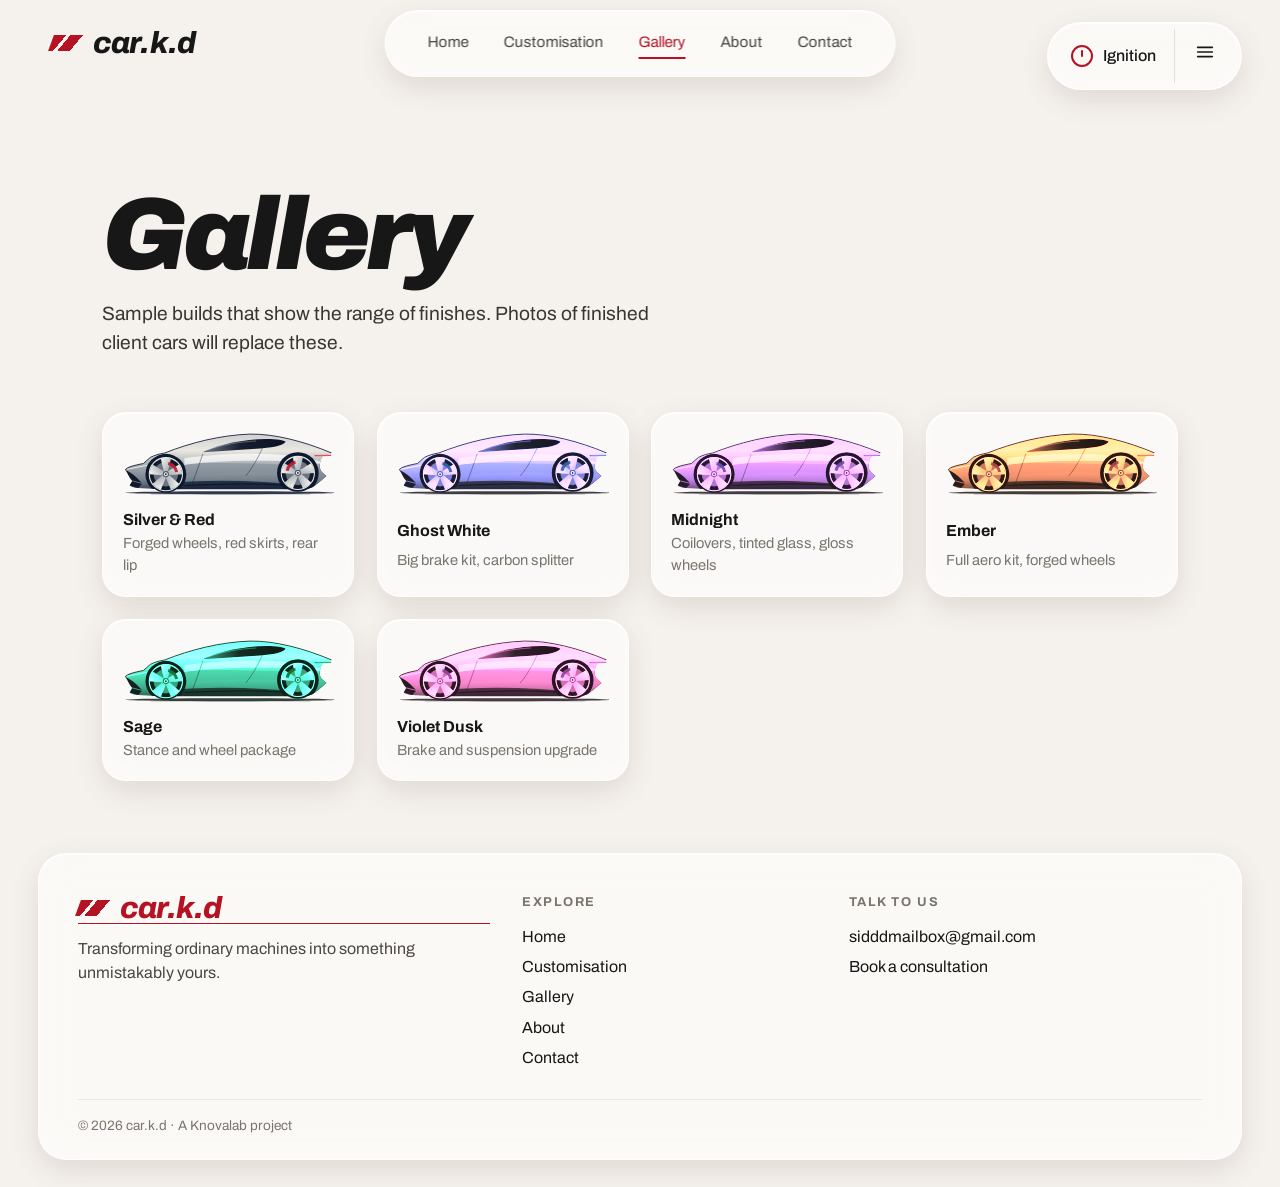
<file: car-knovalab-demo/gallery.html>
<!DOCTYPE html>
<html lang="en"><head><meta charset="utf-8"><meta name="viewport" content="width=device-width,initial-scale=1,viewport-fit=cover">
<title>Gallery — car.k.d</title><meta name="description" content="Sample car.k.d builds and finishes."><meta name="theme-color" content="#F5F2ED">
<link rel="icon" href="assets/favicon.svg" type="image/svg+xml">
<meta property="og:type" content="website"><meta property="og:title" content="Gallery — car.k.d"><meta property="og:description" content="Sample car.k.d builds and finishes."><meta property="og:image" content="assets/hero-reference.png">
<link rel="preconnect" href="https://fonts.googleapis.com"><link rel="preconnect" href="https://fonts.gstatic.com" crossorigin>
<link href="https://fonts.googleapis.com/css2?family=Archivo:ital,wght@0,400;0,500;1,800;1,900&family=Archivo+Narrow:wght@500&display=swap" rel="stylesheet">
<link rel="stylesheet" href="assets/style.css"><noscript><style>.r,.rv{opacity:1!important;transform:none!important}#loader{display:none}</style></noscript></head>
<body>
<header class="top"><a class="brand" href="index.html"><i></i>car.k.d</a><nav class="glass nav" aria-label="Main"><a href="index.html">Home</a><a href="customisation.html">Customisation</a><a href="gallery.html" class=on>Gallery</a><a href="about.html">About</a><a href="contact.html">Contact</a></nav></header>
<aside class="glass dock" aria-label="Studio controls"><button id="ignite" class="ign" aria-pressed="false" aria-label="Start the engine"><i></i><span id="ignLabel">Ignition</span></button><button id="menuBtn" class="menu" aria-expanded="false" aria-controls="menu" aria-label="Open menu"><svg viewBox="0 0 24 24" width="22" height="22"><path d="M4 7h16M4 12h16M4 17h16" stroke="currentColor" stroke-width="1.8" stroke-linecap="round"/></svg></button></aside>
<div id="menu" class="glass menu-panel" hidden><a href="index.html">Home</a><a href="customisation.html">Customisation</a><a href="gallery.html">Gallery</a><a href="about.html">About</a><a href="contact.html">Contact</a></div>
<main class="page"><section class="ph" data-sec="0"><h1 class="pt rv">Gallery</h1><p class="rv">Sample builds that show the range of finishes. Photos of finished client cars will replace these.</p></section><section class="gal"><figure class="glass gcard rv"><img src="assets/car.svg" alt="Silver &amp; Red build" style="filter:none" loading="lazy"><figcaption><strong>Silver &amp; Red</strong><span>Forged wheels, red skirts, rear lip</span></figcaption></figure><figure class="glass gcard rv"><img src="assets/car.svg" alt="Ghost White build" style="filter:sepia(.9) saturate(2.6) hue-rotate(200deg)" loading="lazy"><figcaption><strong>Ghost White</strong><span>Big brake kit, carbon splitter</span></figcaption></figure><figure class="glass gcard rv"><img src="assets/car.svg" alt="Midnight build" style="filter:sepia(.9) saturate(2.6) hue-rotate(235deg)" loading="lazy"><figcaption><strong>Midnight</strong><span>Coilovers, tinted glass, gloss wheels</span></figcaption></figure><figure class="glass gcard rv"><img src="assets/car.svg" alt="Ember build" style="filter:sepia(.9) saturate(2.6) hue-rotate(330deg)" loading="lazy"><figcaption><strong>Ember</strong><span>Full aero kit, forged wheels</span></figcaption></figure><figure class="glass gcard rv"><img src="assets/car.svg" alt="Sage build" style="filter:sepia(.9) saturate(2.6) hue-rotate(110deg)" loading="lazy"><figcaption><strong>Sage</strong><span>Stance and wheel package</span></figcaption></figure><figure class="glass gcard rv"><img src="assets/car.svg" alt="Violet Dusk build" style="filter:sepia(.9) saturate(2.6) hue-rotate(270deg)" loading="lazy"><figcaption><strong>Violet Dusk</strong><span>Brake and suspension upgrade</span></figcaption></figure></section></main>
<footer class="glass foot"><div class="fgrid"><div><a class="brand" href="index.html"><i></i>car.k.d</a><p>Transforming ordinary machines into something unmistakably yours.</p></div>
<div><h4>Explore</h4><a href="index.html">Home</a><a href="customisation.html">Customisation</a><a href="gallery.html">Gallery</a><a href="about.html">About</a><a href="contact.html">Contact</a></div>
<div><h4>Talk to us</h4><a href="mailto:sidddmailbox@gmail.com">sidddmailbox@gmail.com</a><a href="contact.html">Book a consultation</a></div></div>
<p class="copy2">&copy; 2026 car.k.d &middot; A Knovalab project</p></footer>
<script src="assets/script.js" defer></script></body></html>
</file>
<file: car-knovalab-demo/assets/style.css>
:root{--ivory:#F5F2ED;--ink:#171717;--red:#B51224;--wine:#6e1420;--grey:#7b746d;--glass:rgba(255,255,255,.55);--bd:rgba(255,255,255,.85)}
*{box-sizing:border-box;margin:0}html{scroll-behavior:smooth}
body{background:var(--ivory);color:var(--ink);font:400 16px/1.5 Archivo,system-ui,sans-serif;overflow-x:hidden}
@media(prefers-reduced-motion:reduce){html{scroll-behavior:auto}}
a{color:inherit;text-decoration:none}button{font:inherit;color:inherit;background:none;border:0;cursor:pointer}
:focus-visible{outline:2px solid var(--red);outline-offset:3px;border-radius:8px}
.glass{background:var(--glass);backdrop-filter:blur(18px) saturate(1.3);-webkit-backdrop-filter:blur(18px) saturate(1.3);border:1px solid var(--bd);box-shadow:0 10px 30px rgba(80,30,30,.12),inset 0 1px 0 #fff,inset 0 -8px 16px rgba(255,255,255,.25)}
.brand{display:flex;align-items:center;gap:.5rem;font:italic 800 1.9rem/1 Archivo;letter-spacing:-.03em}
.brand i{width:34px;height:16px;background:linear-gradient(115deg,var(--red) 0 30%,transparent 30% 40%,var(--red) 40% 70%,transparent 70%);transform:skewX(-20deg)}
.top{position:fixed;inset:0 0 auto;display:flex;align-items:center;justify-content:space-between;padding:28px 4vw;z-index:20;pointer-events:none}
.top>*{pointer-events:auto}
.nav{position:absolute;left:50%;transform:translateX(-50%);display:flex;gap:2.2rem;padding:1.05rem 2.6rem;border-radius:99px;font-size:.95rem}
.nav a{padding:.2rem 0;border-bottom:2px solid transparent;color:#444}.nav a.on{color:var(--red);border-color:var(--red)}
.dock{position:fixed;top:22px;right:3vw;z-index:30;display:flex;align-items:center;border-radius:99px;padding:.35rem}
.snd{display:flex;align-items:center;gap:.7rem;padding:.8rem 1.1rem}.menu{padding:.8rem 1.2rem;border-left:1px solid rgba(0,0,0,.1)}
.live{width:7px;height:7px;border-radius:50%;background:var(--red);box-shadow:0 0 8px var(--red);animation:pulse 1.8s infinite}@keyframes pulse{50%{opacity:.35}}
.snd[aria-pressed=false] #waves,.snd[aria-pressed=true] #mute{display:none}
.menu-panel{position:fixed;top:92px;right:3vw;z-index:30;border-radius:22px;padding:.8rem;display:grid;min-width:210px}.menu-panel[hidden]{display:none}
.menu-panel a{padding:.7rem 1rem;border-radius:12px}.menu-panel a:hover{background:rgba(181,18,36,.08);color:var(--red)}
.rail{position:fixed;right:3vw;top:50%;transform:translateY(-50%);z-index:15;display:grid;justify-items:center;gap:.9rem;color:var(--grey);font-size:1.1rem}
.rail b{color:var(--red);font:italic 800 1.6rem Archivo}.rail .d{width:9px;height:9px;border-radius:50%;border:1.5px solid var(--grey);transition:.3s}.rail .d.on{background:var(--red);border-color:var(--red);transform:scale(1.3)}
.hero{position:relative;height:100vh;min-height:640px;overflow:hidden;background:linear-gradient(#f8f4ef,#efe7e1 70%)}
.sun{position:absolute;right:11vw;top:13vh;width:min(26vw,420px);aspect-ratio:1;border-radius:50%;background:radial-gradient(circle at 40% 35%,#d4202f,#8f0e1d 70%);opacity:.92;filter:blur(.4px)}
.sun::after{content:"";position:absolute;inset:0;border-radius:50%;background:linear-gradient(transparent 55%,#f3ece6 100%)}
.pillar{position:absolute;top:0;bottom:30vh;width:14px;background:linear-gradient(90deg,#d8d1ca,#f2ede8);opacity:.7}.p1{left:3vw}.p2{right:17vw;width:9px}
.floor{position:absolute;inset:auto 0 0;height:30vh;background:linear-gradient(#e9dfd9 0,#b8aaa3 22%,#7d7069 100%);box-shadow:inset 0 3px 0 rgba(255,255,255,.7)}
.floor::before{content:"";position:absolute;inset:0;background:radial-gradient(60% 90% at 62% 0,rgba(181,18,36,.28),transparent 70%)}
.copy{position:absolute;left:4vw;top:19vh;z-index:3;max-width:min(52vw,760px)}
.eyebrow{font:500 .85rem 'Archivo Narrow',Archivo;letter-spacing:.5em;text-transform:uppercase;color:#4b4642;margin-bottom:1rem}
h1{font:italic 900 clamp(3.4rem,8.4vw,8.4rem)/.9 Archivo;letter-spacing:-.045em}h1 span{display:block}.red{color:var(--red)}
.sub{margin-top:1.6rem;max-width:23rem;font-size:1.3rem;line-height:1.35;color:#3a3532}
.cta{display:flex;align-items:center;gap:1.8rem;margin-top:2.2rem}
.btn{display:flex;align-items:center;gap:1.6rem;padding:.8rem .8rem .8rem 2rem;border-radius:99px;font-weight:500}
.btn i{display:grid;place-items:center;width:42px;height:42px;border-radius:50%;background:var(--red);transition:transform .25s}.btn:hover i{transform:translateX(4px)}
.link{border-bottom:1px solid currentColor;padding-bottom:2px;color:#4b4642}
.stage{position:absolute;inset:0;z-index:2;pointer-events:none}
.car-wrap{position:absolute;right:-1vw;bottom:calc(30vh - 38px);width:min(68vw,1150px);will-change:transform}
#car svg,#car-reflection svg{display:block;width:100%;height:auto}
#car{transform-origin:70% 100%}
#car-reflection{position:absolute;left:0;right:0;top:calc(100% - 6px);transform:scaleY(-1);opacity:.26;filter:blur(1.2px);-webkit-mask-image:linear-gradient(transparent 55%,#000);mask-image:linear-gradient(transparent 55%,#000)}
.hud{position:absolute;left:3.5vw;bottom:7.5vh;z-index:4;display:flex;border-radius:99px;padding:.7rem 1.2rem}
.cell{display:grid;gap:0;padding:.2rem 1.5rem;text-align:left;border-left:1px solid rgba(0,0,0,.1);position:relative}.cell:first-child{border:0;padding-left:1.6rem}
.cell small{font-size:.68rem;color:var(--grey);letter-spacing:.08em;text-transform:uppercase}.cell strong{font-weight:500;font-variant-numeric:tabular-nums}
.cell .live{position:absolute;left:0;top:50%}
.scroll{position:absolute;left:50%;bottom:3vh;transform:translateX(-50%);z-index:4;display:flex;align-items:center;gap:1.4rem;width:min(60vw,820px);font-size:.72rem;letter-spacing:.3em;text-transform:uppercase;color:#f2e9e4}
.scroll::before,.scroll::after{content:"";flex:1;height:1px;background:rgba(255,255,255,.55)}.scroll::after{background:linear-gradient(90deg,rgba(255,255,255,.55),var(--red))}
.blk{min-height:70vh;padding:18vh 8vw 10vh;display:grid;align-content:start;gap:1rem}.blk.alt{background:#fff}
.blk h2{font:italic 900 clamp(2.4rem,5vw,4.5rem)/1 Archivo;letter-spacing:-.04em}.blk p{max-width:34rem;color:#4b4642;font-size:1.15rem}.foot a{color:var(--red);border-bottom:1px solid}
/* load + reveal */
#loader{position:fixed;inset:0;z-index:100;background:var(--ivory);display:grid;place-content:center;gap:1.4rem;justify-items:center;transition:opacity .5s,visibility .5s}
#loader.out{opacity:0;visibility:hidden}.brand.big{font-size:3rem}
.bar{width:140px;height:2px;background:rgba(0,0,0,.1);overflow:hidden}.bar span{display:block;height:100%;width:40%;background:var(--red);animation:ld 1s infinite ease-in-out}@keyframes ld{from{transform:translateX(-100%)}to{transform:translateX(260%)}}
.r{opacity:0;transform:translateY(22px);transition:opacity .8s cubic-bezier(.2,.7,.2,1),transform .8s cubic-bezier(.2,.7,.2,1)}
.typed .r{opacity:1;transform:none}.typed h1 span:nth-child(2){transition-delay:.12s}.typed .sub{transition-delay:.25s}.typed .cta{transition-delay:.38s}.typed .hud{transition-delay:.5s}.typed .scroll{transition-delay:.6s}
.noanim .r,.noanim #loader{transition:none}
@media(max-width:900px){
.nav{display:none}.rail{display:none}.top{padding:20px 5vw}.brand{font-size:1.5rem}
.copy{top:14vh;max-width:90vw}h1{font-size:clamp(3rem,15vw,5.5rem)}.sub{font-size:1.05rem;margin-top:1rem}.cta{margin-top:1.4rem}
.car-wrap{width:132vw;right:-24vw;bottom:calc(30vh - 20px)}.sun{width:52vw;right:-8vw;top:30vh}
.snd span{display:none}.snd{padding:.75rem .9rem}.hud{left:50%;transform:translateX(-50%);bottom:9vh;padding:.5rem .4rem;white-space:nowrap}.typed .hud{transform:translateX(-50%)}.hud.r{transform:translate(-50%,22px)}.cell{padding:.1rem .9rem}
.scroll{width:80vw}}

#car img{display:block;width:100%;height:auto}
/* ===== v2: multi-page, parts, bg tire, footer, responsive ===== */
.hero{background:linear-gradient(rgba(248,244,239,.82),rgba(239,231,225,.9) 70%)}
main.page{position:relative;z-index:1;animation:pin .7s cubic-bezier(.2,.7,.2,1) both}@keyframes pin{from{opacity:0;transform:translateY(14px)}}
body.leaving main.page,body.leaving footer{opacity:0;transform:translateY(-10px);transition:.28s}
.bgtire{position:fixed;z-index:0;right:-22vmin;top:50%;width:105vmin;height:105vmin;margin-top:-52vmin;filter:blur(3.5px) drop-shadow(0 0 22px rgba(181,18,36,.35));opacity:.4;pointer-events:none}
.bgtire svg{width:100%;height:100%}
.top,.dock,.rail{z-index:40}.dock{z-index:50}
.foot{position:relative;z-index:1;margin:6vh 3vw 3vh;border-radius:28px;padding:2.4rem 2.4rem 1.4rem}
.fgrid{display:grid;grid-template-columns:1.4fr 1fr 1.2fr;gap:2rem}.foot p{color:#4b4642;margin-top:.8rem;max-width:22rem}
.foot h4{font-size:.8rem;letter-spacing:.12em;text-transform:uppercase;color:var(--grey);margin-bottom:.6rem}
footer.foot a:not(.brand){display:block;padding:.2rem 0;color:var(--ink);border:0;overflow-wrap:anywhere}footer.foot a:not(.brand):hover{color:var(--red)}
.foot .copy2{max-width:none;margin-top:1.6rem;padding-top:1rem;border-top:1px solid rgba(0,0,0,.08);font-size:.85rem;color:var(--grey)}
.ph{padding:21vh 8vw 4vh}.ph h1{font-size:clamp(2.8rem,8vw,7rem)}.ph p{max-width:36rem;margin-top:1.2rem;font-size:1.2rem;color:#3a3532}
.rv{opacity:0;transform:translateY(34px);transition:opacity .9s cubic-bezier(.2,.7,.2,1),transform .9s cubic-bezier(.2,.7,.2,1)}.rv.in{opacity:1;transform:none}
.part{display:grid;grid-template-columns:1fr 1fr;align-items:center;gap:5vw;padding:7vh 8vw}.part.flip .part-art{order:2}
.part-art{position:relative;display:grid;place-items:center;aspect-ratio:1;max-width:460px;width:100%;margin:auto}
.part-art svg{width:78%;height:auto;position:relative;filter:drop-shadow(0 24px 24px rgba(60,20,20,.3))}
.halo{position:absolute;inset:8%;border-radius:50%;border:2px solid rgba(181,18,36,.35);box-shadow:inset 0 0 40px rgba(181,18,36,.12)}
.rot svg .rot,.rot .rot{animation:spin 14s linear infinite;transform-box:fill-box;transform-origin:center}
.flt svg{animation:flt 5s ease-in-out infinite}.rot svg{animation:flt 6s ease-in-out infinite}
@keyframes spin{to{transform:rotate(360deg)}}@keyframes flt{50%{transform:translateY(-16px) rotate(-1.5deg)}}
.pcard{border-radius:26px;padding:2rem 2.2rem}.pcard h2{font:italic 900 clamp(1.8rem,3vw,2.6rem)/1.05 Archivo;letter-spacing:-.03em;margin:.5rem 0 1rem}
.pcard h3{font-size:.8rem;letter-spacing:.1em;text-transform:uppercase;color:var(--red);margin:1.1rem 0 .3rem}.pcard p{color:#3a3532}.idx{font-size:.85rem;color:var(--grey)}
.price{margin-top:1.4rem;padding-top:1rem;border-top:1px solid rgba(0,0,0,.1);display:grid}.price small{color:var(--grey)}.price strong{font:italic 800 1.7rem Archivo;color:var(--red)}
.cta-band{padding:6vh 6vw;min-height:0}.band{border-radius:30px;padding:3rem;text-align:center;display:grid;justify-items:center;gap:1rem}.band h2{font:italic 900 clamp(2rem,4vw,3.4rem) Archivo;letter-spacing:-.03em}.band p{max-width:30rem}
.tgrid,.gal{display:grid;grid-template-columns:repeat(auto-fit,minmax(240px,1fr));gap:1.4rem}.blk .tgrid{max-width:none;margin-top:1.4rem}.gal{padding:2vh 8vw}
.tcard{border-radius:24px;padding:1.4rem;display:grid;gap:.5rem;transition:transform .3s}.tcard:hover{transform:translateY(-6px)}.tcard h3{font-size:1.15rem}.tcard span{color:var(--red);font-size:.9rem}
.tart{height:130px;display:grid;place-items:center}.tart svg{height:100%;width:auto;animation:flt 5s ease-in-out infinite}
.gcard{border-radius:24px;padding:1.2rem;margin:0;display:grid;gap:.8rem}.gcard img{width:100%;height:auto;animation:flt 6s ease-in-out infinite}.gcard figcaption{display:grid}.gcard span{color:var(--grey);font-size:.92rem}
.two{display:grid;grid-template-columns:repeat(auto-fit,minmax(300px,1fr));gap:1.6rem;padding:2vh 8vw}.steps{padding-left:1.1rem;display:grid;gap:.8rem;color:#3a3532}
#cform{display:grid;gap:1rem}#cform label{display:grid;gap:.35rem;font-weight:500;font-size:.92rem}
#cform input,#cform textarea{font:inherit;padding:.85rem 1rem;border-radius:14px;border:1px solid rgba(0,0,0,.14);background:rgba(255,255,255,.7);width:100%}
#cform .btn{justify-self:start}.note{color:var(--red);min-height:1.2em}.ul{color:var(--red);border-bottom:1px solid}
.bgspin{transform-box:view-box;transform-origin:center}
@media(max-width:1100px){.nav{display:none}.brand{font-size:1.6rem}.rail{display:none}.car-wrap{width:88vw;right:3vw}.hero .copy{max-width:80vw}}
@media(max-width:820px){.part{grid-template-columns:1fr;padding:5vh 6vw}.part.flip .part-art{order:0}.part-art{max-width:300px}.fgrid{grid-template-columns:1fr}.foot{padding:1.6rem}.ph{padding:17vh 6vw 3vh}.two,.gal{padding:2vh 6vw}.bgtire{opacity:.3;right:-45vmin}
.car-wrap{width:130vw;right:-22vw}.band{padding:2rem 1.2rem}}
@media(max-width:480px){.hud .cell:nth-child(n+2) small{display:none}.dock{top:14px;right:12px}.top{padding:16px 14px}.pcard{padding:1.4rem}}
@media(hover:none){.tcard:hover{transform:none}}
@media(prefers-reduced-motion:reduce){.rot .rot,.rot svg,.flt svg,.tart svg,.gcard img,main.page{animation:none}.rv{opacity:1;transform:none;transition:none}}
/* v3: centre wheel + ignition */
.bgtire{display:none}
.bgwheel{position:fixed;z-index:0;left:50%;top:50%;width:min(86vmin,760px);aspect-ratio:1;transform:translate(-50%,-50%);opacity:.42;filter:blur(2.5px) drop-shadow(0 20px 40px rgba(60,20,20,.25));pointer-events:none}
.bgwheel svg{width:100%;height:100%}.bgspin{transform-box:view-box;transform-origin:center}
.ign{display:flex;align-items:center;gap:.6rem;padding:.8rem 1.1rem;font-weight:500}
.ign i{width:22px;height:22px;border-radius:50%;border:2px solid var(--red);position:relative;transition:.3s}
.ign i::after{content:"";position:absolute;left:50%;top:3px;width:2px;height:7px;background:var(--red);transform:translateX(-50%);border-radius:2px}
.ign.run i{background:var(--red);box-shadow:0 0 12px rgba(181,18,36,.7)}.ign.run i::after{background:#fff}
.dock .snd{border-left:1px solid rgba(0,0,0,.1)}
@media(max-width:560px){.ign span,.snd span{display:none}.ign,.snd{padding:.75rem .85rem}}
/* v4: left-to-right entrance, chapters */
.r{transform:translateX(-90px)}.typed .r{transform:none}
.hud.r{transform:translateX(-90px)}.typed .hud{transform:none}
@media(max-width:900px){.hud.r{transform:translate(calc(-50% - 90px),0)}.typed .hud{transform:translateX(-50%)}}
.chap{min-height:125vh;display:grid;grid-template-columns:1fr 1fr;align-items:center;gap:5vw;padding:12vh 8vw}.chap.flip .part-art{order:2}
@media(max-width:820px){.chap{grid-template-columns:1fr;padding:8vh 6vw;min-height:110vh;align-content:center}.chap.flip .part-art{order:0}}
.part-art img{width:92%;height:auto;position:relative}
</file>
